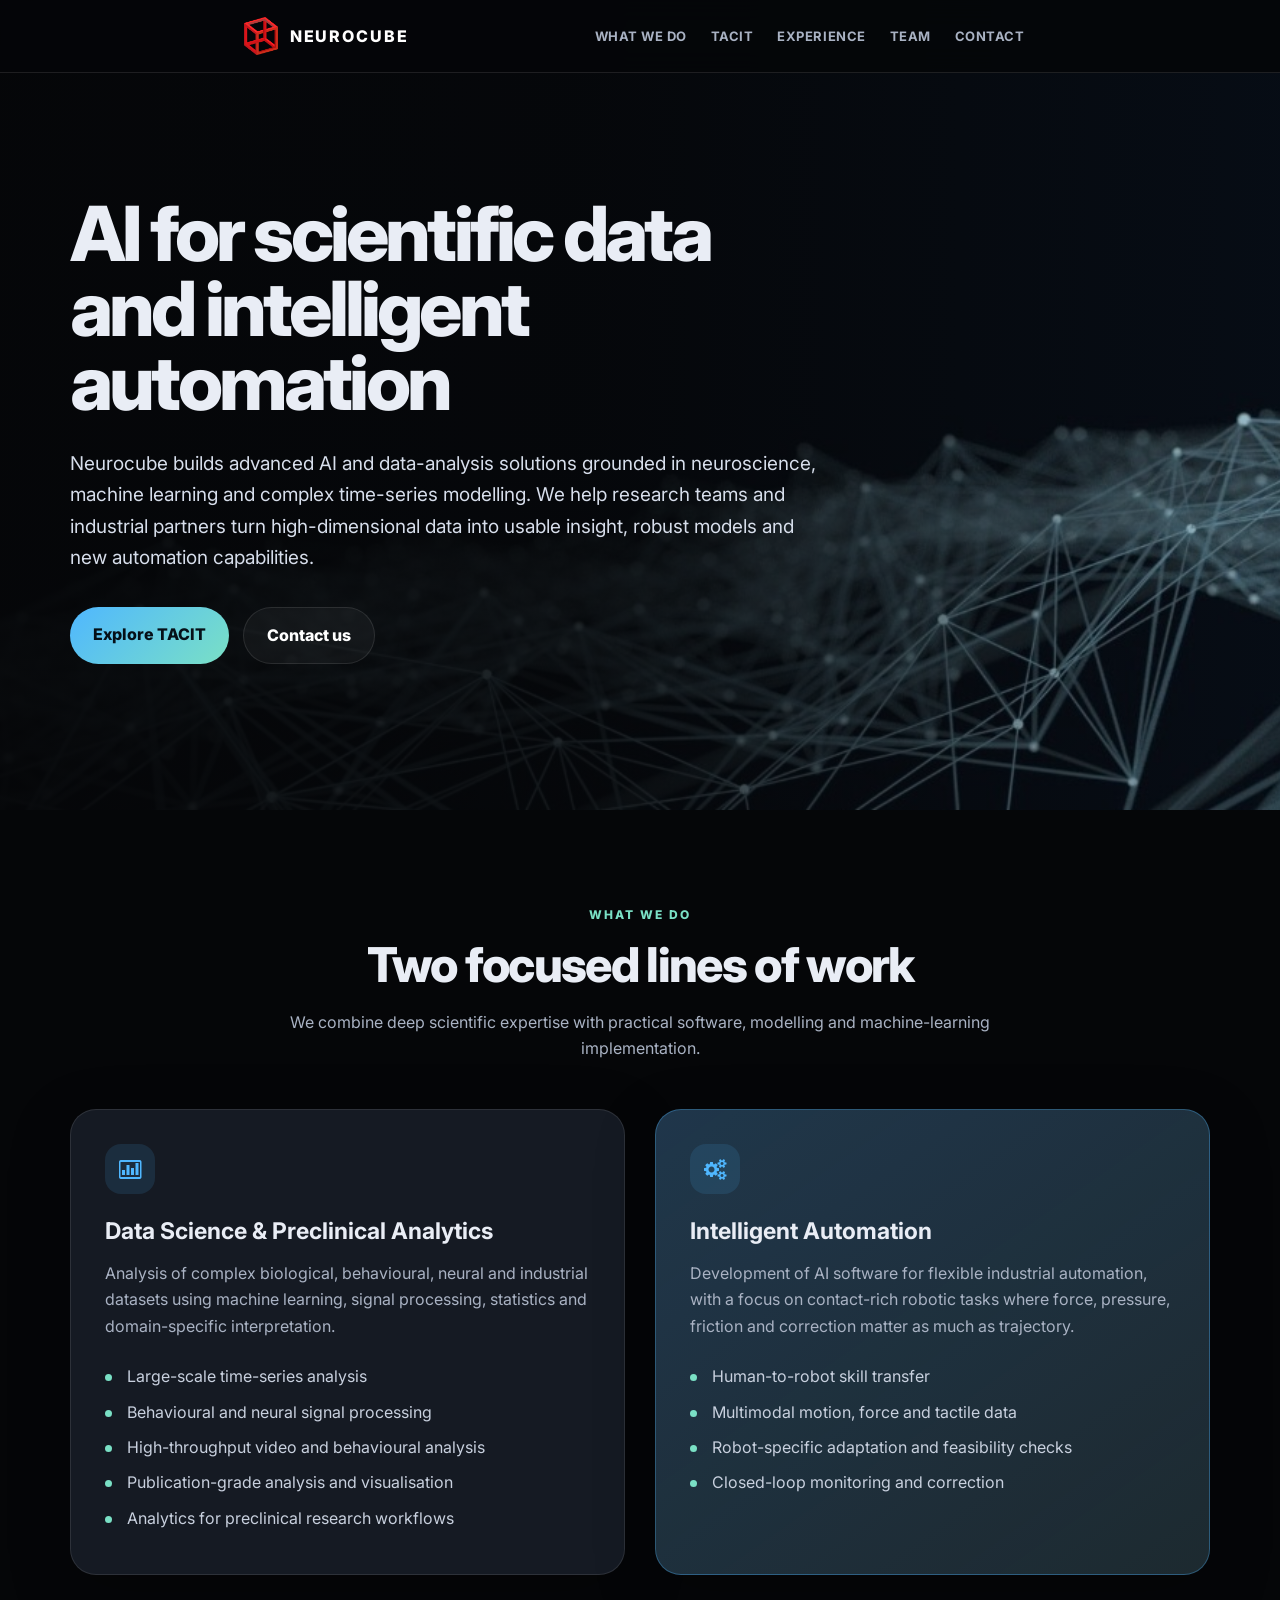
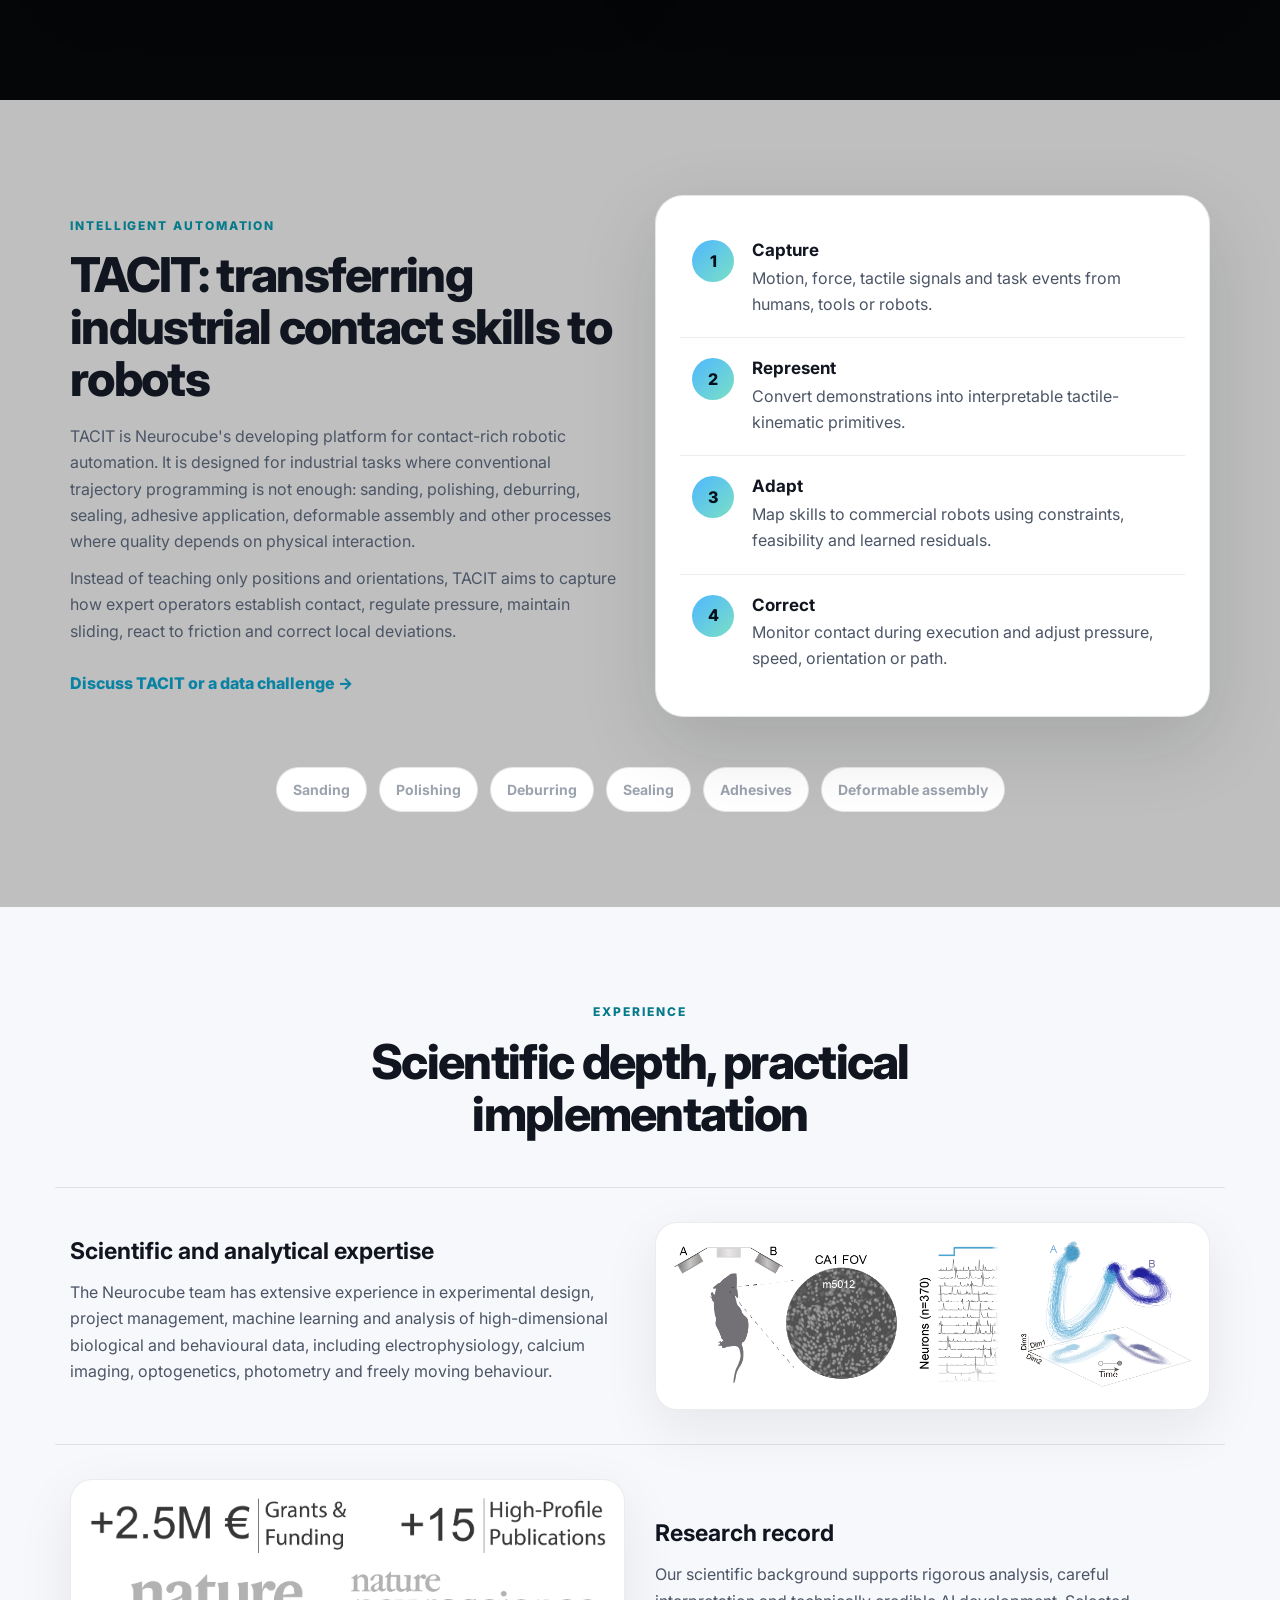
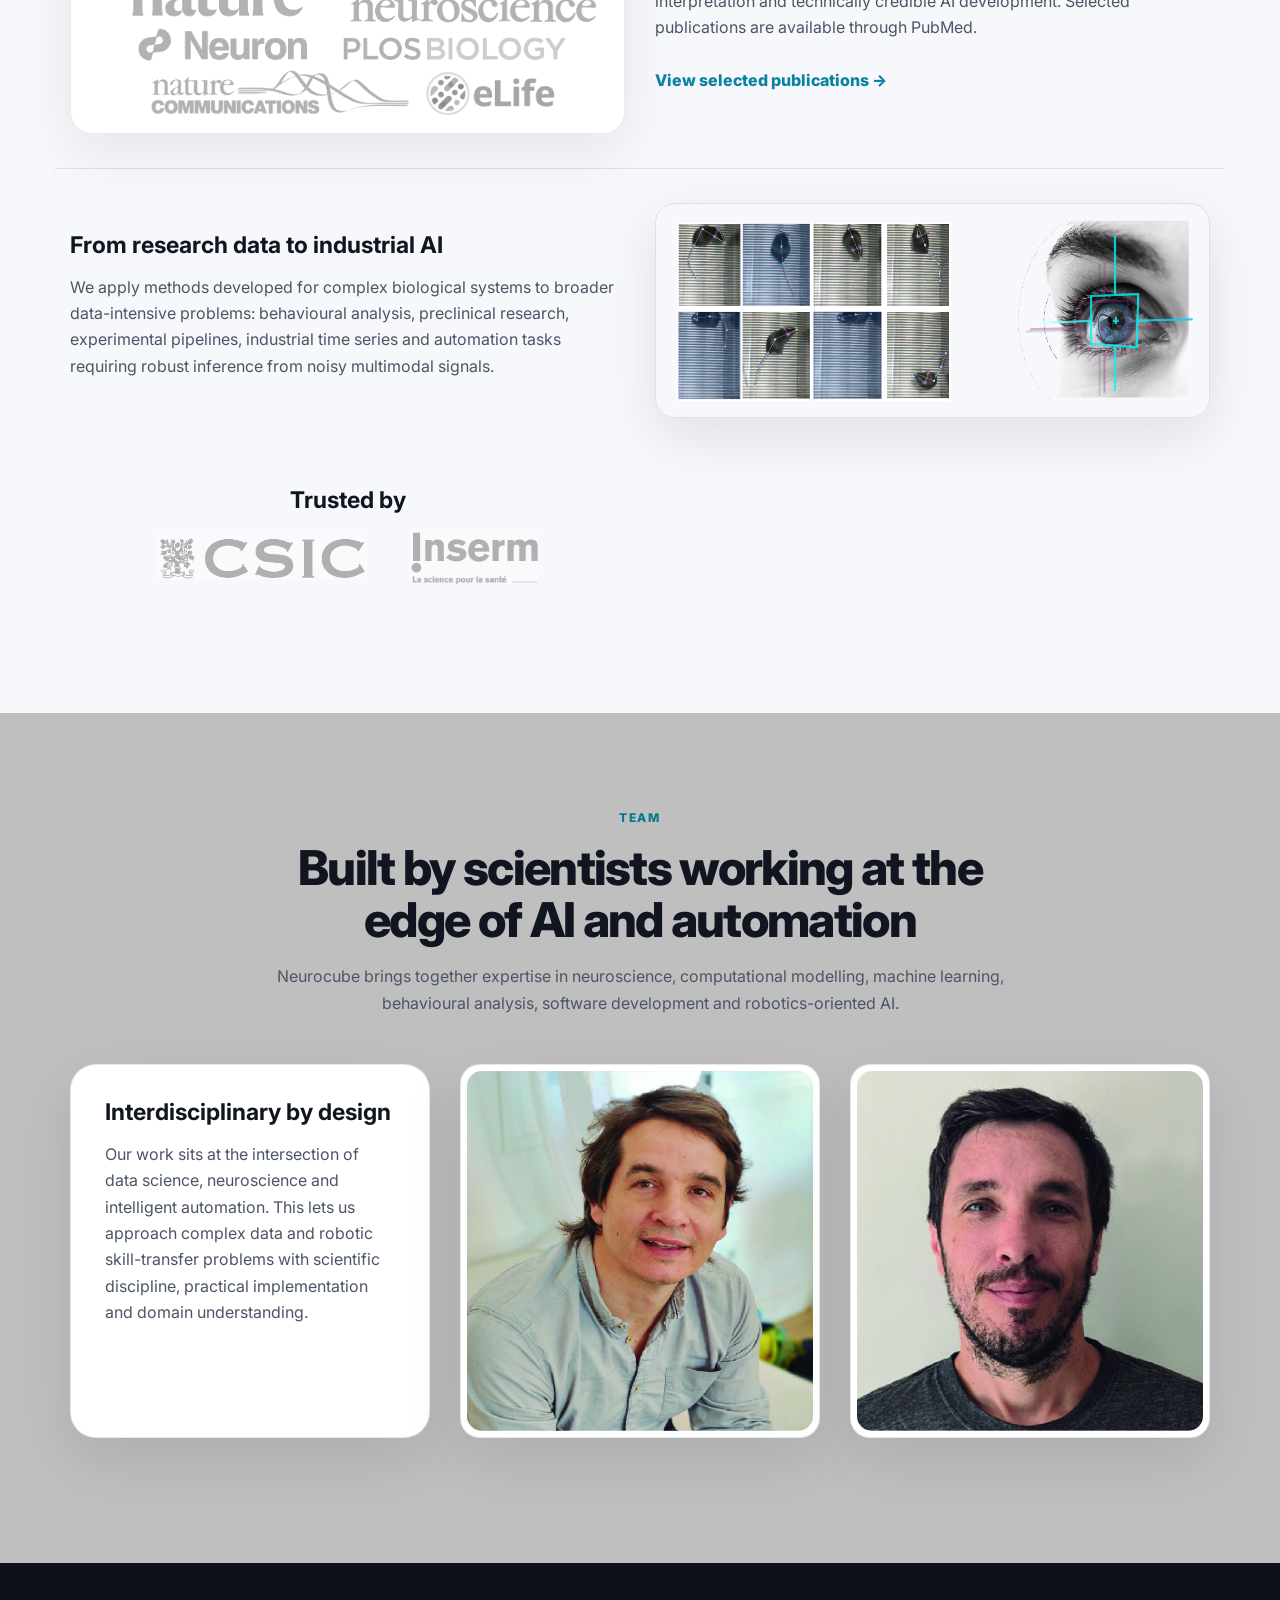
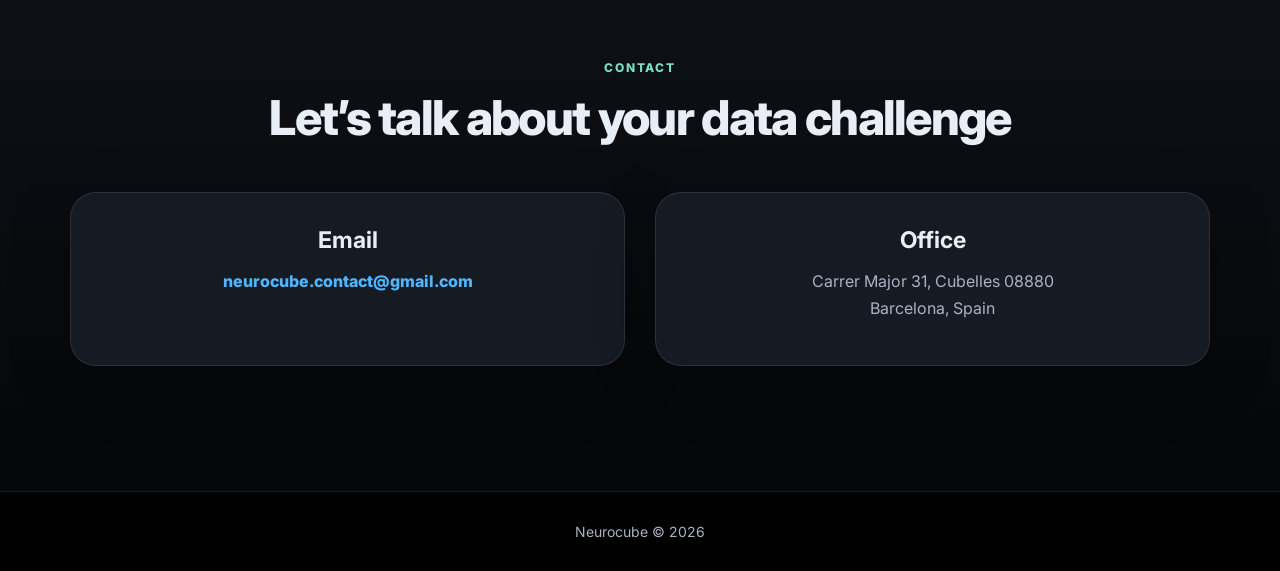
<file: index.html>
<!doctype html>
<html lang="en">
<head>
  <meta charset="utf-8">
  <meta name="viewport" content="width=device-width, initial-scale=1">
  <meta name="description" content="Neurocube develops AI solutions for scientific data analysis and intelligent automation, including TACIT for contact-rich robotic skill transfer.">
  <title>Neurocube | AI, Data Science & Intelligent Automation</title>
  <link rel="icon" href="favicon.png" type="image/png">
  <link href="css/bootstrap.min.css" rel="stylesheet" type="text/css">
  <link href="css/font-awesome.css" rel="stylesheet" type="text/css">
  <link href="css/style.css" rel="stylesheet" type="text/css">
</head>
<body>
  <header class="site-header">
    <div class="container header-inner">
      <a class="brand" href="#home" aria-label="Neurocube home">
        <img src="img/cube.png" alt="Neurocube logo">
        <span>NEUROCUBE</span>
      </a>

      <nav class="navbar navbar-inverse" role="navigation">
        <div class="navbar-header">
          <button type="button" class="navbar-toggle" data-toggle="collapse" data-target="#main-nav">
            <span class="sr-only">Toggle navigation</span>
            <span class="icon-bar"></span>
            <span class="icon-bar"></span>
            <span class="icon-bar"></span>
          </button>
        </div>
        <div id="main-nav" class="collapse navbar-collapse">
          <ul class="nav navbar-nav">
            <li><a href="#services">What we do</a></li>
            <li><a href="#automation">TACIT</a></li>
            <li><a href="#experience">Experience</a></li>
            <li><a href="#team">Team</a></li>
            <li><a href="#contact">Contact</a></li>
          </ul>
        </div>
      </nav>
    </div>
  </header>

  <main>
    <section id="home" class="hero-section">
      <div class="container">
        <div class="row">
          <div class="col-md-8">
            <h1>AI for scientific data and intelligent automation</h1>
            <p class="hero-copy">
              Neurocube builds advanced AI and data-analysis solutions grounded in neuroscience, machine learning and complex time-series modelling. We help research teams and industrial partners turn high-dimensional data into usable insight, robust models and new automation capabilities.
            </p>
            <div class="hero-actions">
              <a href="#automation" class="btn-primary-custom">Explore TACIT</a>
              <a href="#contact" class="btn-secondary-custom">Contact us</a>
            </div>
          </div>
        </div>
      </div>
    </section>

    <section id="services" class="section section-dark">
      <div class="container">
        <div class="section-heading">
          <p class="eyebrow">What we do</p>
          <h2>Two focused lines of work</h2>
          <p>We combine deep scientific expertise with practical software, modelling and machine-learning implementation.</p>
        </div>

        <div class="row cards-row">
          <div class="col-md-6">
            <article class="feature-card">
              <div class="card-icon"><i class="fa fa-bar-chart"></i></div>
              <h3>Data Science & Preclinical Analytics</h3>
              <p>
                Analysis of complex biological, behavioural, neural and industrial datasets using machine learning, signal processing, statistics and domain-specific interpretation.
              </p>
              <ul>
                <li>Large-scale time-series analysis</li>
                <li>Behavioural and neural signal processing</li>
                <li>High-throughput video and behavioural analysis</li>
                <li>Publication-grade analysis and visualisation</li>
                <li>Analytics for preclinical research workflows</li>
              </ul>
            </article>
          </div>

          <div class="col-md-6">
            <article class="feature-card feature-card-accent">
              <div class="card-icon"><i class="fa fa-cogs"></i></div>
              <h3>Intelligent Automation</h3>
              <p>
                Development of AI software for flexible industrial automation, with a focus on contact-rich robotic tasks where force, pressure, friction and correction matter as much as trajectory.
              </p>
              <ul>
                <li>Human-to-robot skill transfer</li>
                <li>Multimodal motion, force and tactile data</li>
                <li>Robot-specific adaptation and feasibility checks</li>
                <li>Closed-loop monitoring and correction</li>
              </ul>
            </article>
          </div>
        </div>
      </div>
    </section>

    <section id="automation" class="section section-light">
      <div class="container">
        <div class="row vertical-align">
          <div class="col-md-6">
            <p class="eyebrow">Intelligent Automation</p>
            <h2>TACIT: transferring industrial contact skills to robots</h2>
            <p>
              TACIT is Neurocube's developing platform for contact-rich robotic automation. It is designed for industrial tasks where conventional trajectory programming is not enough: sanding, polishing, deburring, sealing, adhesive application, deformable assembly and other processes where quality depends on physical interaction.
            </p>
            <p>
              Instead of teaching only positions and orientations, TACIT aims to capture how expert operators establish contact, regulate pressure, maintain sliding, react to friction and correct local deviations.
            </p>
            <a href="#contact" class="inline-link">Discuss TACIT or a data challenge →</a>
          </div>

          <div class="col-md-6">
            <div class="tacit-panel">
              <div class="tacit-step">
                <span>1</span>
                <div>
                  <h4>Capture</h4>
                  <p>Motion, force, tactile signals and task events from humans, tools or robots.</p>
                </div>
              </div>
              <div class="tacit-step">
                <span>2</span>
                <div>
                  <h4>Represent</h4>
                  <p>Convert demonstrations into interpretable tactile-kinematic primitives.</p>
                </div>
              </div>
              <div class="tacit-step">
                <span>3</span>
                <div>
                  <h4>Adapt</h4>
                  <p>Map skills to commercial robots using constraints, feasibility and learned residuals.</p>
                </div>
              </div>
              <div class="tacit-step">
                <span>4</span>
                <div>
                  <h4>Correct</h4>
                  <p>Monitor contact during execution and adjust pressure, speed, orientation or path.</p>
                </div>
              </div>
            </div>
          </div>
        </div>

        <div class="use-case-strip">
          <span>Sanding</span>
          <span>Polishing</span>
          <span>Deburring</span>
          <span>Sealing</span>
          <span>Adhesives</span>
          <span>Deformable assembly</span>
        </div>
      </div>
    </section>

    <section id="experience" class="section experience-section">
      <div class="container">
        <div class="section-heading">
          <p class="eyebrow">Experience</p>
          <h2>Scientific depth, practical implementation</h2>
        </div>

        <div class="row experience-row">
          <div class="col-md-6">
            <h3>Scientific and analytical expertise</h3>
            <p>
              The Neurocube team has extensive experience in experimental design, project management, machine learning and analysis of high-dimensional biological and behavioural data, including electrophysiology, calcium imaging, optogenetics, photometry and freely moving behaviour.
            </p>
          </div>
          <div class="col-md-6">
            <img class="wide-image" src="img/experience.png" alt="Neurocube scientific expertise diagram">
          </div>
        </div>

        <div class="row experience-row">
          <div class="col-md-6 col-md-push-6">
            <h3>Research record</h3>
            <p>
              Our scientific background supports rigorous analysis, careful interpretation and technically credible AI development. Selected publications are available through PubMed.
            </p>
            <a class="inline-link" href="https://pubmed.ncbi.nlm.nih.gov/?term=41501468+or+28329757+or+34262175+or+20364143+or+29398355+or+20613857+or+35879320+or+28826485&sort=date" target="_blank" rel="noopener">View selected publications →</a>
          </div>
          <div class="col-md-6 col-md-pull-6">
            <img class="wide-image" src="img/journals.png" alt="Selected scientific journals">
          </div>
        </div>

        <div class="row experience-row">
          <div class="col-md-6">
            <h3>From research data to industrial AI</h3>
            <p>
              We apply methods developed for complex biological systems to broader data-intensive problems: behavioural analysis, preclinical research, experimental pipelines, industrial time series and automation tasks requiring robust inference from noisy multimodal signals.
            </p>
          </div>
          <div class="col-md-6">
            <img class="showcase-image" src="img/trusted1.png" alt="Video-based tracking and pattern analysis">
          </div>
        </div>

        <div class="row analytics-showcase experience-row">
          <div class="col-md-6">
            <h3 class="trusted-title">Trusted by</h3>
            <div class="trusted-logos">
              <img src="img/trusted-csic.png" alt="CSIC logo">
              <img src="img/trusted-inserm.png" alt="Inserm logo">
            </div>
          </div>
          <div class="col-md-6">
            <!--<img class="wide-image" src="img/trustedFlow.png" alt="Neurocube workflow">-->
          </div
        </div>
      </div>
    </section>

    <section id="team" class="section section-light">
      <div class="container">
        <div class="section-heading">
          <p class="eyebrow">Team</p>
          <h2>Built by scientists working at the edge of AI and automation</h2>
          <p>
            Neurocube brings together expertise in neuroscience, computational modelling, machine learning, behavioural analysis, software development and robotics-oriented AI.
          </p>
        </div>

        <div class="row team-row">
          <div class="col-md-4">
            <div class="team-text-card">
              <h3>Interdisciplinary by design</h3>
              <p>
                Our work sits at the intersection of data science, neuroscience and intelligent automation. This lets us approach complex data and robotic skill-transfer problems with scientific discipline, practical implementation and domain understanding.
              </p>
            </div>
          </div>
          <div class="col-md-4">
            <div class="portrait-card">
              <figure class="portrait-rollover">
                <img class="portrait-main" src="img/teamPJ1.jpg" alt="Neurocube team member">
                <img class="portrait-hover" src="img/teamPJ2.jpg" alt="Neurocube team member alternate portrait">
              </figure>
            </div>
          </div>
          <div class="col-md-4">
            <div class="portrait-card">
              <figure class="portrait-rollover">
                <img class="portrait-main" src="img/teamDJ1.jpg" alt="Neurocube team member">
                <img class="portrait-hover" src="img/teamDJ2.jpg" alt="Neurocube team member alternate portrait">
              </figure>
            </div>
          </div>
        </div>
      </div>
    </section>

    <section id="contact" class="section contact-section">
      <div class="container">
        <div class="section-heading">
          <p class="eyebrow">Contact</p>
          <h2>Let’s talk about your data challenge</h2>
        </div>

        <div class="row contact-cards">
          <div class="col-md-6">
            <div class="contact-card">
              <h3>Email</h3>
              <p><a href="mailto:neurocube.contact@gmail.com">neurocube.contact@gmail.com</a></p>
            </div>
          </div>
          <div class="col-md-6">
            <div class="contact-card">
              <h3>Office</h3>
              <p>Carrer Major 31, Cubelles 08880<br>Barcelona, Spain</p>
            </div>
          </div>
        </div>
      </div>
    </section>
  </main>

  <footer class="site-footer">
    <div class="container">
      <span>Neurocube © 2026</span>
    </div>
  </footer>

  <script src="js/jquery-1.11.0.min.js"></script>
  <script src="js/bootstrap.min.js"></script>
  <script>
    $(function () {
      $('a[href^="#"]').on('click', function (event) {
        var target = $($(this).attr('href'));
        if (target.length) {
          event.preventDefault();
          $('html, body').animate({ scrollTop: target.offset().top - 70 }, 500);
          $('#main-nav').collapse('hide');
        }
      });
    });
  </script>
</body>
</html>
</file>
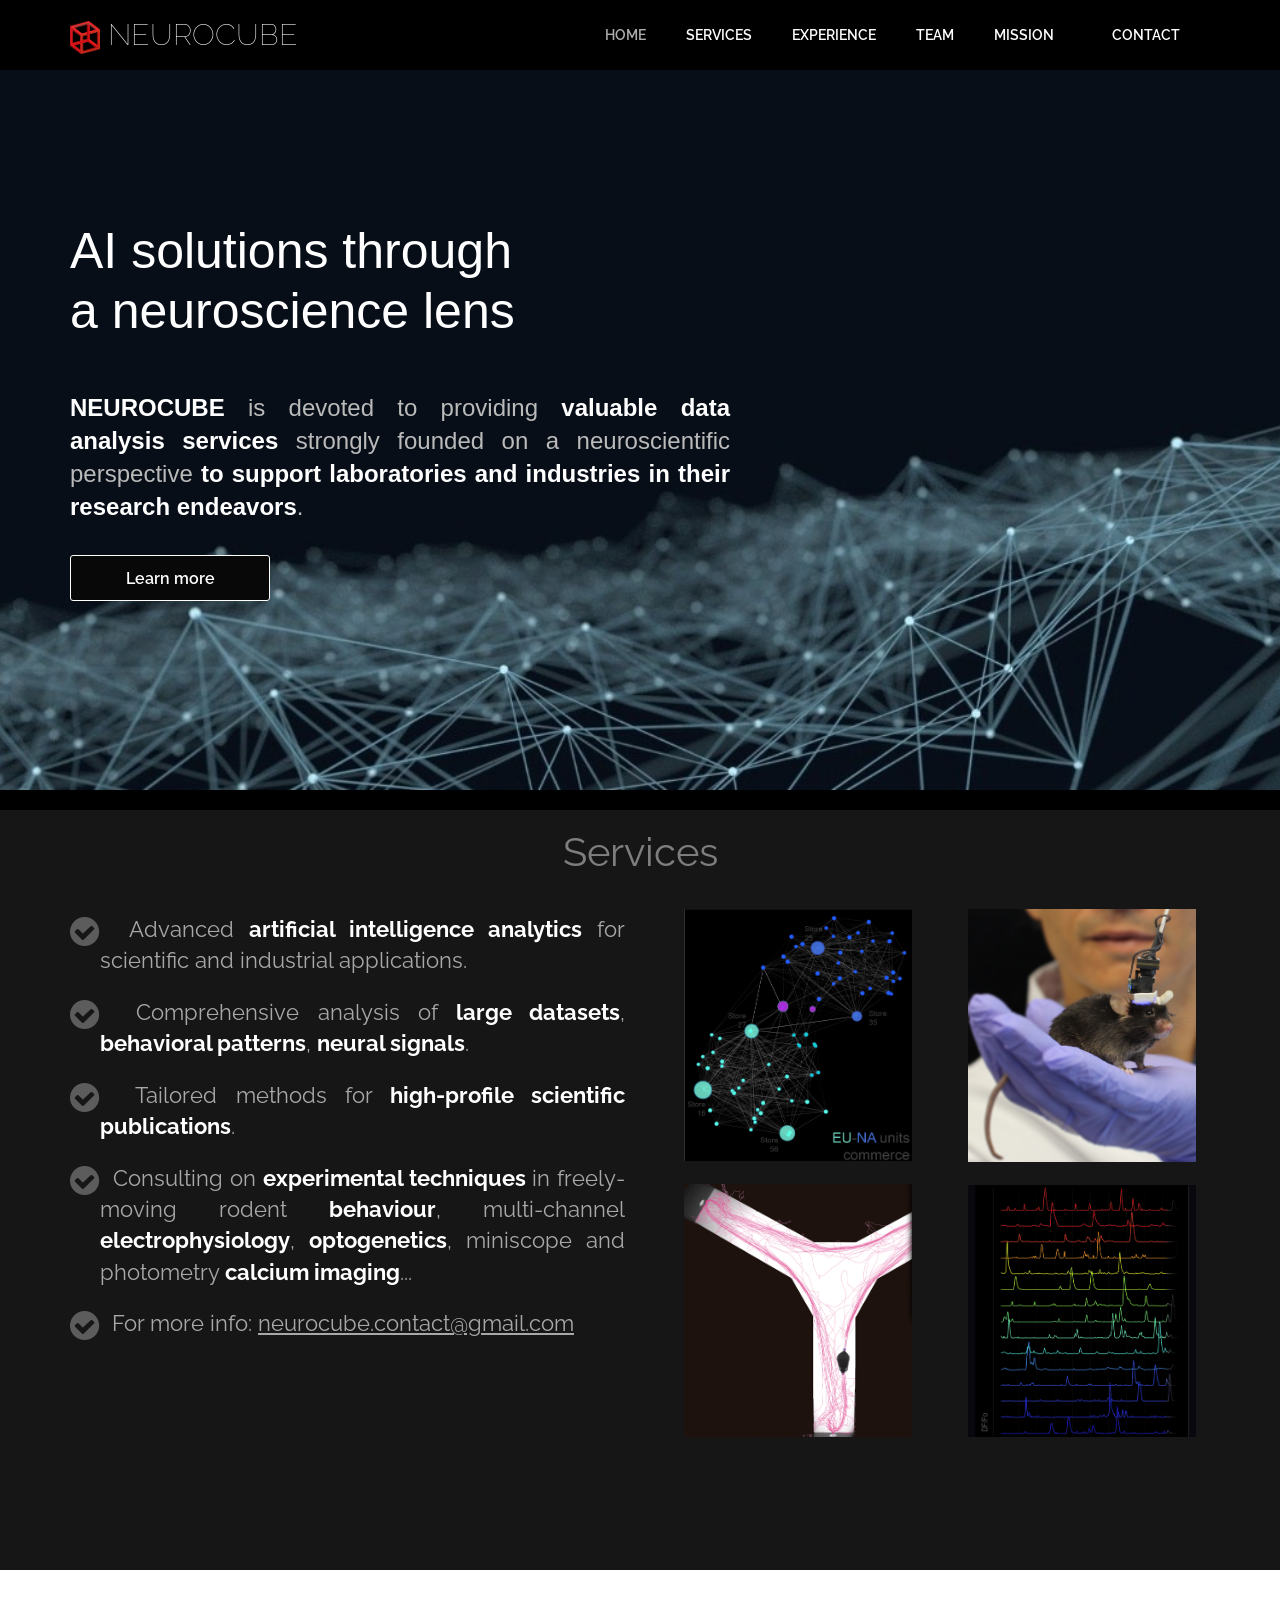
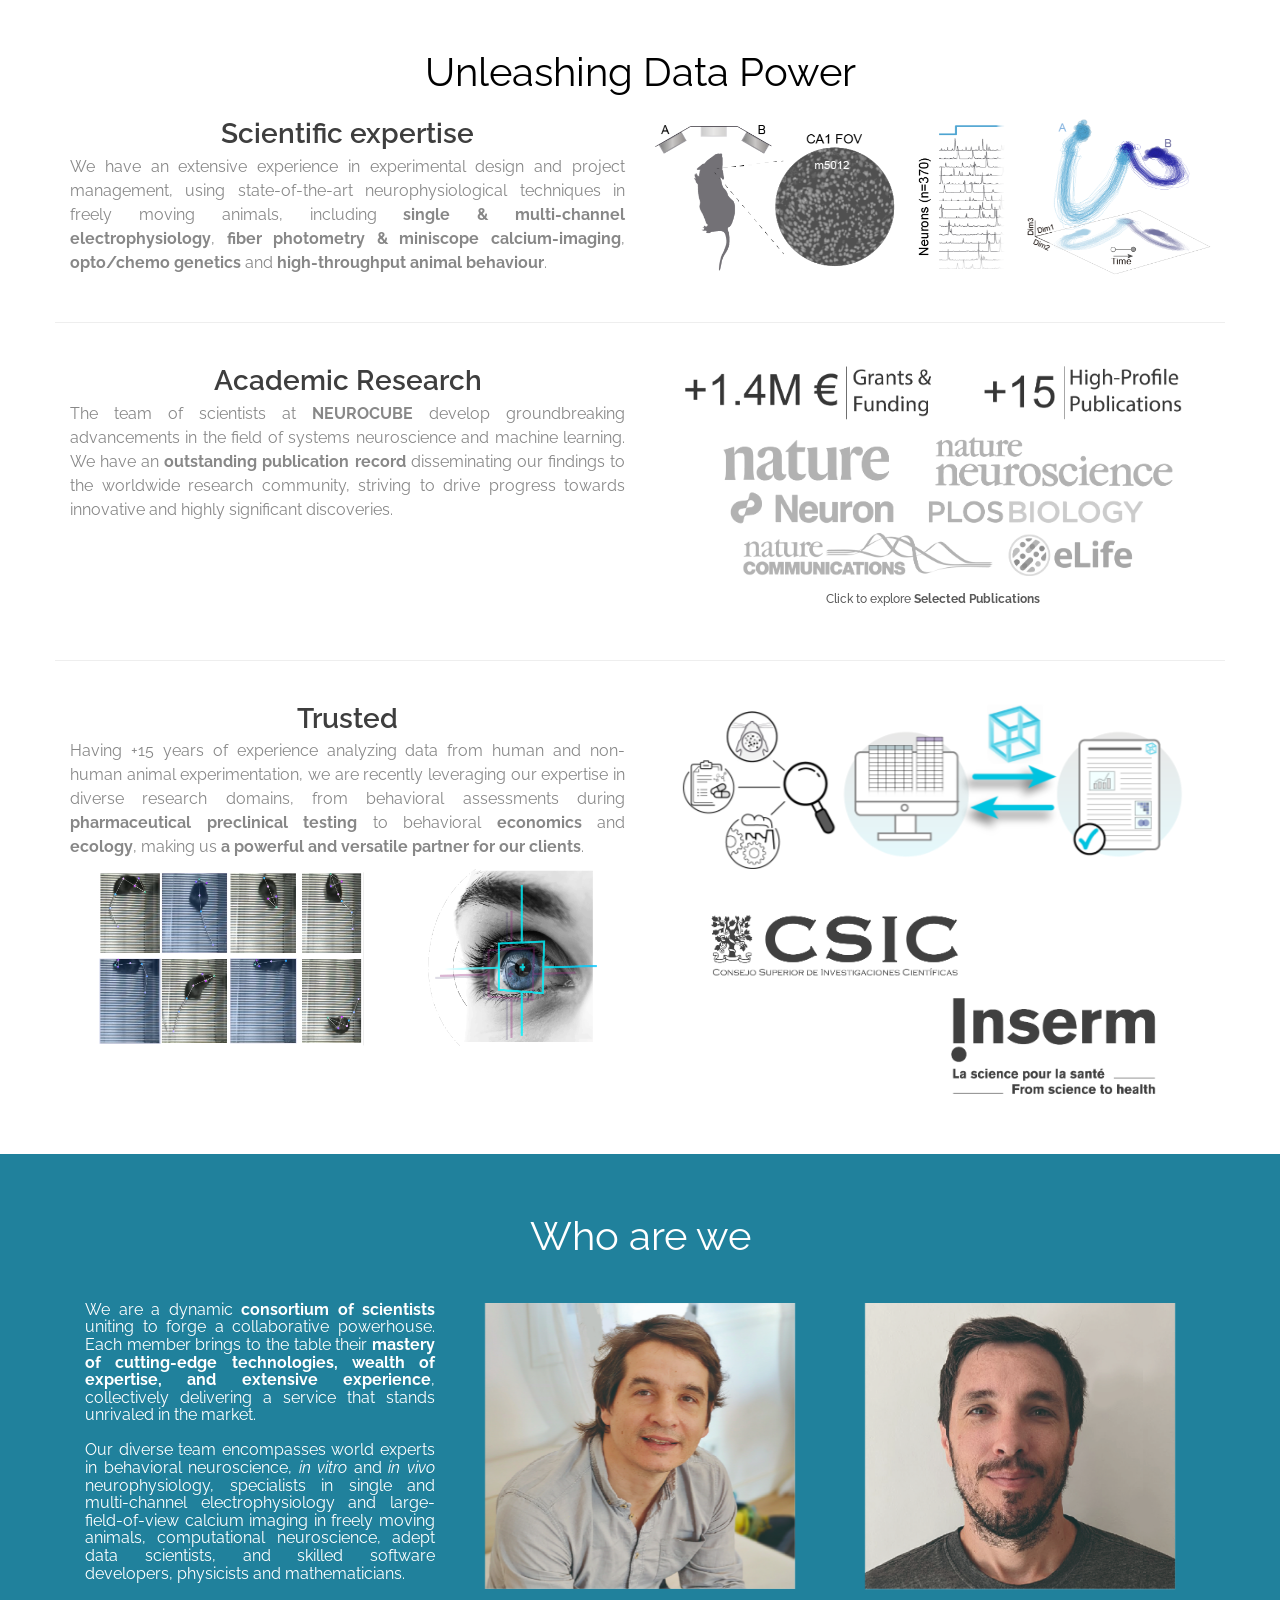
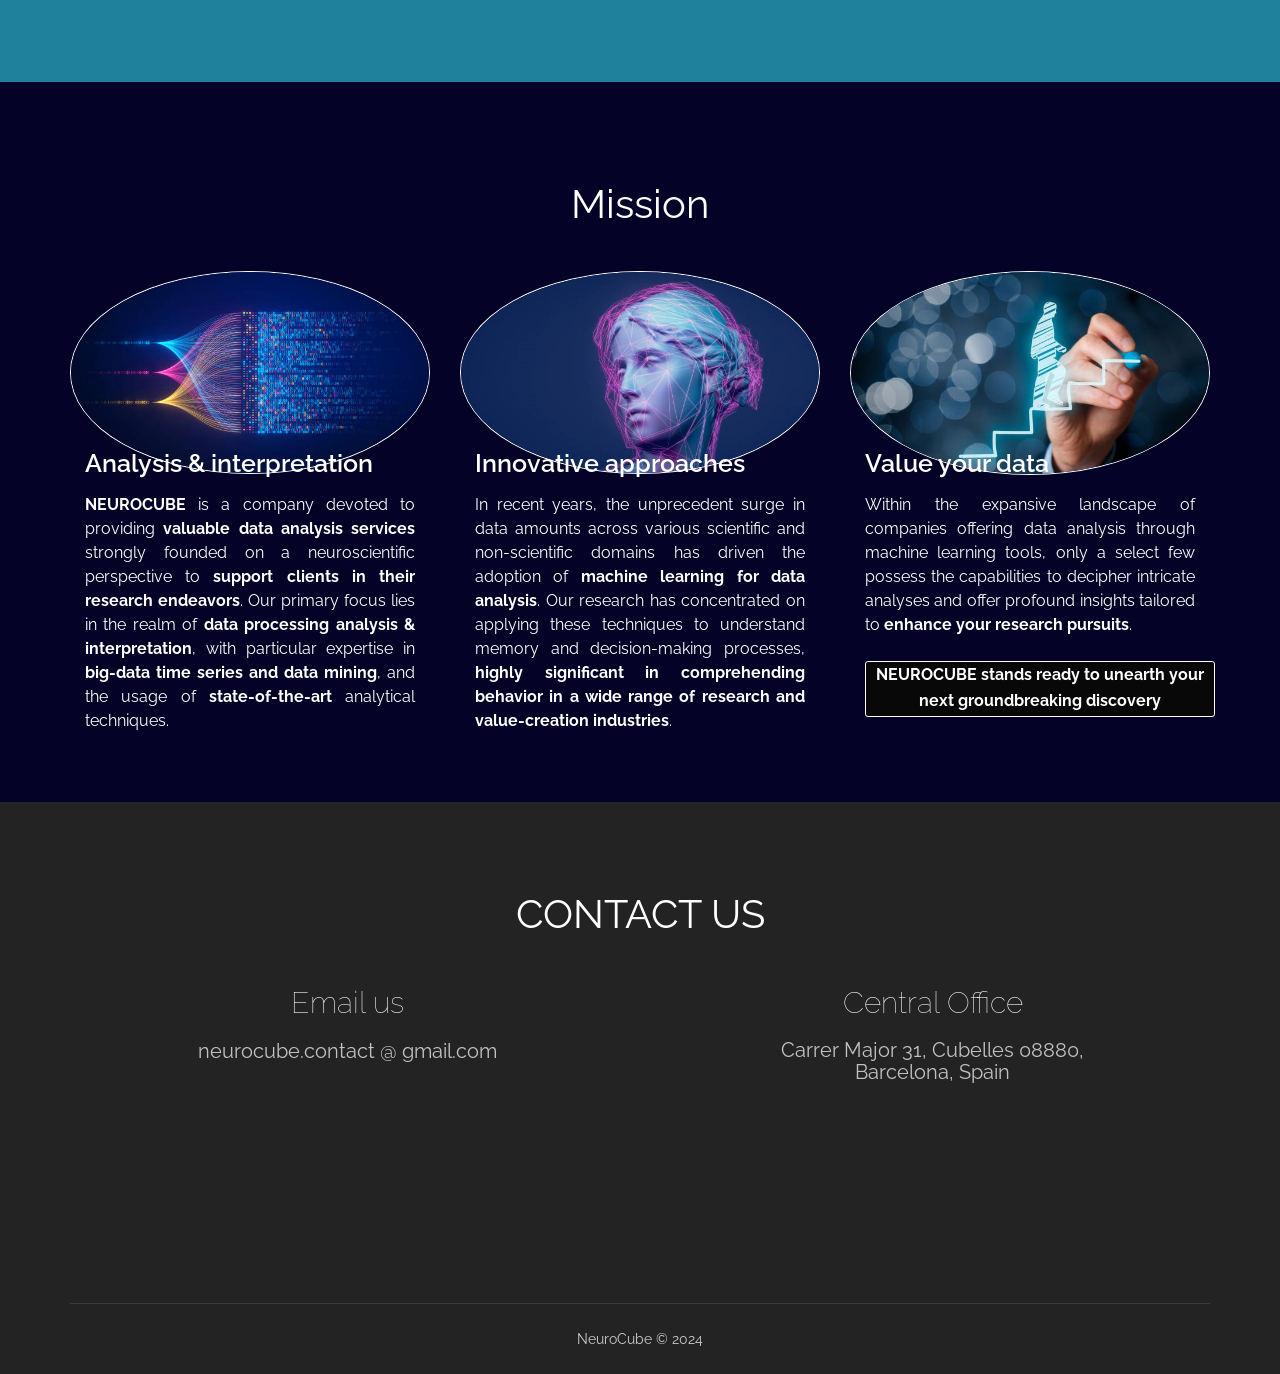
<file: depre1/index.html>
<!doctype html>
<html>
<head>
<meta charset="utf-8">
<meta name="viewport" content="width=device-width, maximum-scale=1">
<title>NEUROCUBE</title>
<link rel="icon" href="favicon.png" type="image/png">
<link href="css/bootstrap.min.css" rel="stylesheet" type="text/css">
<link rel="stylesheet" href="js/fancybox/jquery.fancybox.css" type="text/css" media="screen" />
<link href="css/style.css" rel="stylesheet" type="text/css"> 
<link href="css/font-awesome.css" rel="stylesheet" type="text/css"> 
<link href="css/animate.css" rel="stylesheet" type="text/css">
<script src="https://scripts.sirv.com/sirvjs/v3/sirv.js"></script>
      
 
<!--[if lt IE 9]>
    <script src="js/respond-1.1.0.min.js"></script>
    <script src="js/html5shiv.js"></script>
    <script src="js/html5element.js"></script>
<![endif]-->
 
</head>
<body>

<!--Header_section-->
<header id="header_wrapper">
  <div class="container">
    <div class="header_box">
      <div class="logo">
        <!-- <a href="#"><img src="img/logo.jpg" alt="logo" width="30"> </a>  -->
        <a href="#"><h4><img src="img/cube.png" alt="logo" width="30"> NEUROCUBE</h4></a>
      </div> 
      
	  <nav class="navbar navbar-inverse" role="navigation">
      <div class="navbar-header">
        <button type="button" id="nav-toggle" class="navbar-toggle" data-toggle="collapse" data-target="#main-nav"> <span class="sr-only">Toggle navigation</span> <span class="icon-bar"></span> <span class="icon-bar"></span> <span class="icon-bar"></span> </button>
        </div>
	    <div id="main-nav" class="collapse navbar-collapse navStyle">
			<ul class="nav navbar-nav" id="mainNav">
			  <li class="active"><a href="#home" data-toggle="collapse" data-target="#main-nav">Home</a></li>
        <li><a href="#services" class="scroll-link" data-toggle="collapse" data-target="#main-nav">Services</a></li>
			  <li><a href="#experience" class="scroll-link" data-toggle="collapse" data-target="#main-nav">Experience</a></li>
			  <li><a href="#team" class="scroll-link" data-toggle="collapse" data-target="#main-nav">Team</a></li>
        <li><a href="#mission" class="scroll-link" data-toggle="collapse" data-target="#main-nav">Mission</a></li>
			  <li><a href="#contact" class="scroll-link" data-toggle="collapse" data-target="#main-nav">Contact</a></li>
			</ul>
      </div>
	 </nav>
    </div>
  </div>
</header>
<!--Header_section--> 

<!--Hero_Section-->
<section id="home" class="top_cont_outer">
  <div class="hero_wrapper">
    <div class="container">
      <div class="hero_section">
        <div class="row">
          <div class="col-md-8">
            <div class="top_left_cont fadeInLeft wow animated delay-06s "> 
			  <h2>AI solutions through <br>a neuroscience lens</h2><br> <br>
              <!--<h2>Explore data through<br>a neuroscience lens</h2><br> <br>-->
              <p style="width: 88%;"><span style="color: rgb(255, 255, 255);"><b>NEUROCUBE</b></span> is devoted to providing <span style="color: rgb(255, 255, 255);"><b>valuable data analysis services</b></span> 
                strongly founded on a neuroscientific perspective <span style="color: rgb(255, 255, 255);"><b>to support laboratories and industries in their research endeavors</b></span>.
              </p>
            </div>
            <div class="top_left_cont fadeInDown delay-15s wow animated"> 
              <a href="#experience" class="scroll-link read_more2" data-target="#main-nav">Learn more</a> 
            </div>
          </div> 
        </div>
      </div>
    </div>
  </div>
</section>
<!--Hero_Section--> 

<!--services section--> 
<br>
<section id="services">
  <br>
  <div class="inner_wrapper experience-container fadeInLeft animated wow">
    <h2>Services</h2>
    <div class="container">
      <div class="inner_section">
      <div class="row">
              <div class="col-lg-12 services">
                <div class="row">
                  <div class="col-md-6 wow fadeInLeft delay-03s">
                    
                    <ul class="services-list">
                      <li class="points"> &nbsp; Advanced <span style="color: rgb(255, 255, 255);"><b>artificial intelligence analytics</b></span> for scientific and industrial applications.</li>
                      <li class="points"> &nbsp; Comprehensive analysis of <span style="color: rgb(255, 255, 255);"><b>large datasets</b></span>, <span style="color: rgb(255, 255, 255);"><b>behavioral patterns</b></span>, <span style="color: rgb(255, 255, 255);"><b>neural signals</b></span>.</li>
                      <li class="points"> &nbsp; Tailored methods for <span style="color: rgb(255, 255, 255);"><b>high-profile scientific publications</b></span>.</li>
                      <!--<li class="points"> &nbsp; Technical review services for <span style="color: rgb(255, 255, 255);"><b>grant applications</b></span>.</li>-->
                      <li class="points"> &nbsp; Consulting on <span style="color: rgb(255, 255, 255);"><b>experimental techniques</b></span> in freely-moving rodent <span style="color: rgb(255, 255, 255);"><b>behaviour</b></span>, multi-channel <span style="color: rgb(255, 255, 255);"><b>electrophysiology</b></span>, <span style="color: rgb(255, 255, 255);"><b>optogenetics</b></span>, miniscope and photometry <span style="color: rgb(255, 255, 255);"><b>calcium imaging</b></span>...</li>
                      <!--<li class="points">Training in electrophysiology, calcium imaging, and optogenetics techniques.</li>
                      <li class="points">Hands-on experimental workshops on behavioral experiment design and testing.</li>
                      <li class="points">Training in techniques for analyzing and processing animal data behavior.</li>
                      <li class="points">Training on the methods for processing and analyzing neural data.</li>-->

                      <li class="points"> &nbsp; For more info: <u>neurocube.contact@gmail.com</u></li>
                      
                      <!--<li class="points"><b>Platform for drug-discovery</b>: <i>in vivo</i> neurophyisiological and behavioral testing.</li>-->
                    </ul>

                  </div>
                  <div class="row">
                    <div class="col-md-6 wow fadeIn delay-03s">
                      <h4><img src="img/Ser1.jpg" width=40% alt="" /> &nbsp; &nbsp; &nbsp;   <img src="img/Ser2.jpg" width=40% alt="" /></h4> 
                      <br>
                      <h4><img src="img/Ser3.jpg" width=40% alt="" /> &nbsp; &nbsp; &nbsp;   <img src="img/Ser4.jpg" width=40% alt="" /></h4> 
                  </div>
              </div>
            </div>
      </div>
    </div> 
  </div>
</section>
<!--services section--> 

<!--experience section--> 
<section id="experience">
  <br>
  <div class="inner_wrapper experience-container fadeInLeft animated wow">
    <h2>Unleashing Data Power</h2>
    <div class="container">
      <div class="inner_section">
      <div class="row">
              <div class="col-lg-12">
                <div class="row">
                  <div class="col-md-6 wow fadeInLeft delay-03s">
                  <h3>Scientific expertise</h3>
                    <p>
                      We have an extensive experience in experimental design and project management, using state-of-the-art neurophysiological techniques in freely moving animals, including <b>single & multi-channel electrophysiology</b>, 
                    <b>fiber photometry & miniscope calcium-imaging</b>, <b>opto/chemo genetics</b> and <b>high-throughput animal behaviour</b>.    
                    </p>
                  </div>
                  <div class="col-md-6 wow fadeInLeft delay-03s">
                    <h4><img src="img/experience.png" width=100% alt="" /></h4> 
                  </div>
                </div>
                <br>
                <div class="row">
                  <hr />
                  <br>
                  <div class="col-md-6 wow fadeInLeft delay-03s">
                    <h3> Academic Research </h3>
                    <p>
                      The team of scientists at <b>NEUROCUBE</b> develop groundbreaking advancements in the field of systems neuroscience and machine learning. 
                      We have an <b>outstanding publication record</b> disseminating our findings to the worldwide research community, striving to drive progress towards innovative and highly significant discoveries.
                    </p>
                  </div>
                  <div class="col-md-6 wow fadeInLeft delay-03s"> 
                      
                    <h3>
                      <a href="http://pubmed.ncbi.nlm.nih.gov/?term=28329757+or+34262175+or+20364143+or+29398355+or+20613857+or+35879320+or+28826485&sort=date" target=”_blank” title="Selected publications">
                        <img src="img/journals.png" width=90% alt="" /></a>
                    </h3>
                    <h5>Click to explore <b>Selected Publications</b></h5>
                    
                  </div>
                </div>
                <br>
                <div class="row">
                  <hr />
                  <br>
                  <div class="col-md-6 wow fadeInLeft delay-03s">
                    <h3>Trusted</h3>
                    <p>
                      Having +15 years of experience analyzing data from human and non-human animal experimentation, 
                      we are recently leveraging our expertise in diverse research domains, 
                      from behavioral assessments during <b>pharmaceutical preclinical testing</b> to behavioral <b>economics</b> and <b>ecology</b>, 
                      making us <b>a powerful and versatile partner for our clients</b>.<br>
                    </p> 
                 </div>
                 <div class="col-md-6 wow fadeInLeft delay-03s">
                  <h4><img src="img/trustedFlow.png" width=90% alt="" /></h4>
                 </div>
                </div>
                <div class="row ">
                  <div class="col-md-6 wow fadeInLeft delay-03s"><h4><img src="img/trusted1.png" width=90% alt="" /></h4></div>
                  <br><br>
                  <div class="col-md-6 wow fadeInLeft delay-03s"><h4><img src="img/trusted.png" width=80% alt="" /></h4></div>
                </div>
                
                  
              </div>
            </div>
        
      </div>
    </div> 
  </div>
</section>
<!--experience section--> 

<!--main-section team-start-->
<section class="page_section team" id="team">
  <div class="container wow fadeIn delay-06s">
    <h2>Who are we</h2>
    <div class="col-lg-4">

      <h3>
      <bR>
      We are a dynamic <b>consortium of scientists</b> uniting to forge a collaborative powerhouse. 
      Each member brings to the table their <b>mastery of cutting-edge technologies, wealth of expertise, and extensive experience</b>, 
      collectively delivering a service that stands unrivaled in the market. <br><br>
      
      Our diverse team encompasses world experts in behavioral neuroscience, <i>in vitro</i> and <i>in vivo</i> neurophysiology, 
      specialists in single and multi-channel electrophysiology and large-field-of-view calcium imaging in freely moving animals, 
      computational neuroscience, adept data scientists, and skilled software developers, physicists and mathematicians.
    </h3>
      <!-- we should state also that we work with large multidimensional data -->

    </div>
    <div class="col-lg-4">
      <div class="team_box  wow fadeIn delay-09s">
        <div class="figure">
          <img class="Sirv image-main" width="60%" src="img/teamPJ1.jpg?w=10&colorize.color=efefef" data-src="img/teamPJ1.jpg">
          <img class="Sirv image-hover" width="60%" data-src="img/teamPJ2.jpg">
        </div>
      </div>
    </div>
    <div class="col-lg-4">
      <div class="team_box  wow fadeIn delay-09s">
        <div class="figure">
          <img class="Sirv image-main" width="60%" src="img/teamDJ1.jpg?w=10&colorize.color=efefef" data-src="img/teamDJ1.jpg">
          <img class="Sirv image-hover" width="60%" data-src="img/teamDJ2.jpg">
        </div>
      </div>
    </div>
  </div>
</section>
<!--/team-->

<!--mission-->
<section  id="mission">
  <div class="container">
    <div class="mission_wrapper">
      <h2>Mission</h2>
      <br>
      <div class="row">
        <div class="col-lg-4">
		<div class="mission_icon delay-03s animated wow  zoomIn"> 
		<span><img src="img/1.jpg" alt="" /> </span> </div>
          <div class="mission_block">
            
            <h3 class="animated fadeInUp wow">Analysis & interpretation</h3>
            <p class="animated fadeInDown wow">
              <b>NEUROCUBE</b> is a company devoted to providing <b>valuable data analysis services</b> strongly founded on a neuroscientific perspective to <b>support clients in their research endeavors</b>. 
              Our primary focus lies in the realm of <b>data processing analysis & interpretation</b>, with particular expertise in <b>big-data time series and data mining</b>, and the usage of <b>state-of-the-art</b> analytical techniques. 
              </p>
          </div>
        </div>
        <div class="col-lg-4"> 
		<div class="mission_icon icon2  delay-03s animated wow zoomIn"> 
		<span><img src="img/2.jpg" alt="" /> </span> </div> 
		<div class="mission_block">
            <h3 class="animated fadeInUp wow">Innovative approaches</h3>
            <p class="animated fadeInDown wow">In recent years, the unprecedent surge in data amounts across various scientific and non-scientific domains has driven the adoption of <b>machine learning for data analysis</b>. Our research has concentrated on applying these techniques to understand memory and decision-making processes, <b>highly significant in comprehending behavior in a wide range of research and value-creation industries</b>.  </p>
          </div>
        </div>
        <div class="col-lg-4">
		<div class="mission_icon icon3  delay-03s animated wow zoomIn"> 
		<span><img src="img/3.jpg" alt="" /> </span> </div>
          <div class="mission_block">
            
            <h3 class="animated fadeInUp wow">Value your data</h3>
            <p class="animated fadeInDown wow">Within the expansive landscape of companies offering data analysis through machine learning tools, only a select few possess the capabilities to decipher intricate analyses and offer profound insights tailored to <b>enhance your research pursuits</b>.<br>
              <br><a href="#contact" class="scroll-link read_more3"> <b>NEUROCUBE stands ready to unearth your next groundbreaking discovery</b></a> </p>
          </div>
        </div>
      </div> 
      <div class="mission_bottom delay-03s animated wow zoomIn">
        <p>
        </p>
    </div>
    </div>
  </div>
</section>
<!--mission-->


<!--Footer-->
<footer class="footer_wrapper" id="contact">
  <div class="container">
    <section class="page_section contact" id="contact">
      <div class="contact_section">
        <div class="row">
          <h2>Contact Us</h2>
        </div>
        
        <div class="row">
          <div class="col-lg-6 wow fadeInLeft delay-03s">	
            <div class="detail">
              <h4>Email us</h4>
              <br>
                <p align="center"><h6><p align="center">neurocube.contact @ gmail.com</h6></p>
            </div>
          </div>
          <div class="col-lg-6 wow fadeInLeft delay-06s">	
            <div class="detail">
              <h4>Central Office</h4>
              <br>
                <p align="center"><h6>Carrer Major 31, Cubelles 08880, <br>Barcelona, Spain</h6></p>
            </div> 
          </div>
       		  
			  </div>
        
      </div>
    </section>
  </div>
  <div class="container">
    <div class="footer_bottom"><span>NeuroCube © 2024 </span> </div>
  </div>
</footer>


<script type="text/javascript" src="js/jquery-1.11.0.min.js"></script>
<script type="text/javascript" src="js/bootstrap.min.js"></script>
<script type="text/javascript" src="js/jquery-scrolltofixed.js"></script>
<script type="text/javascript" src="js/jquery.nav.js"></script> 
<script type="text/javascript" src="js/jquery.easing.1.3.js"></script>
<script type="text/javascript" src="js/jquery.isotope.js"></script>
<script src="js/fancybox/jquery.fancybox.pack.js" type="text/javascript"></script> 
<script type="text/javascript" src="js/wow.js"></script> 
<script type="text/javascript" src="js/custom.js"></script>

</body>
</html>
</file>
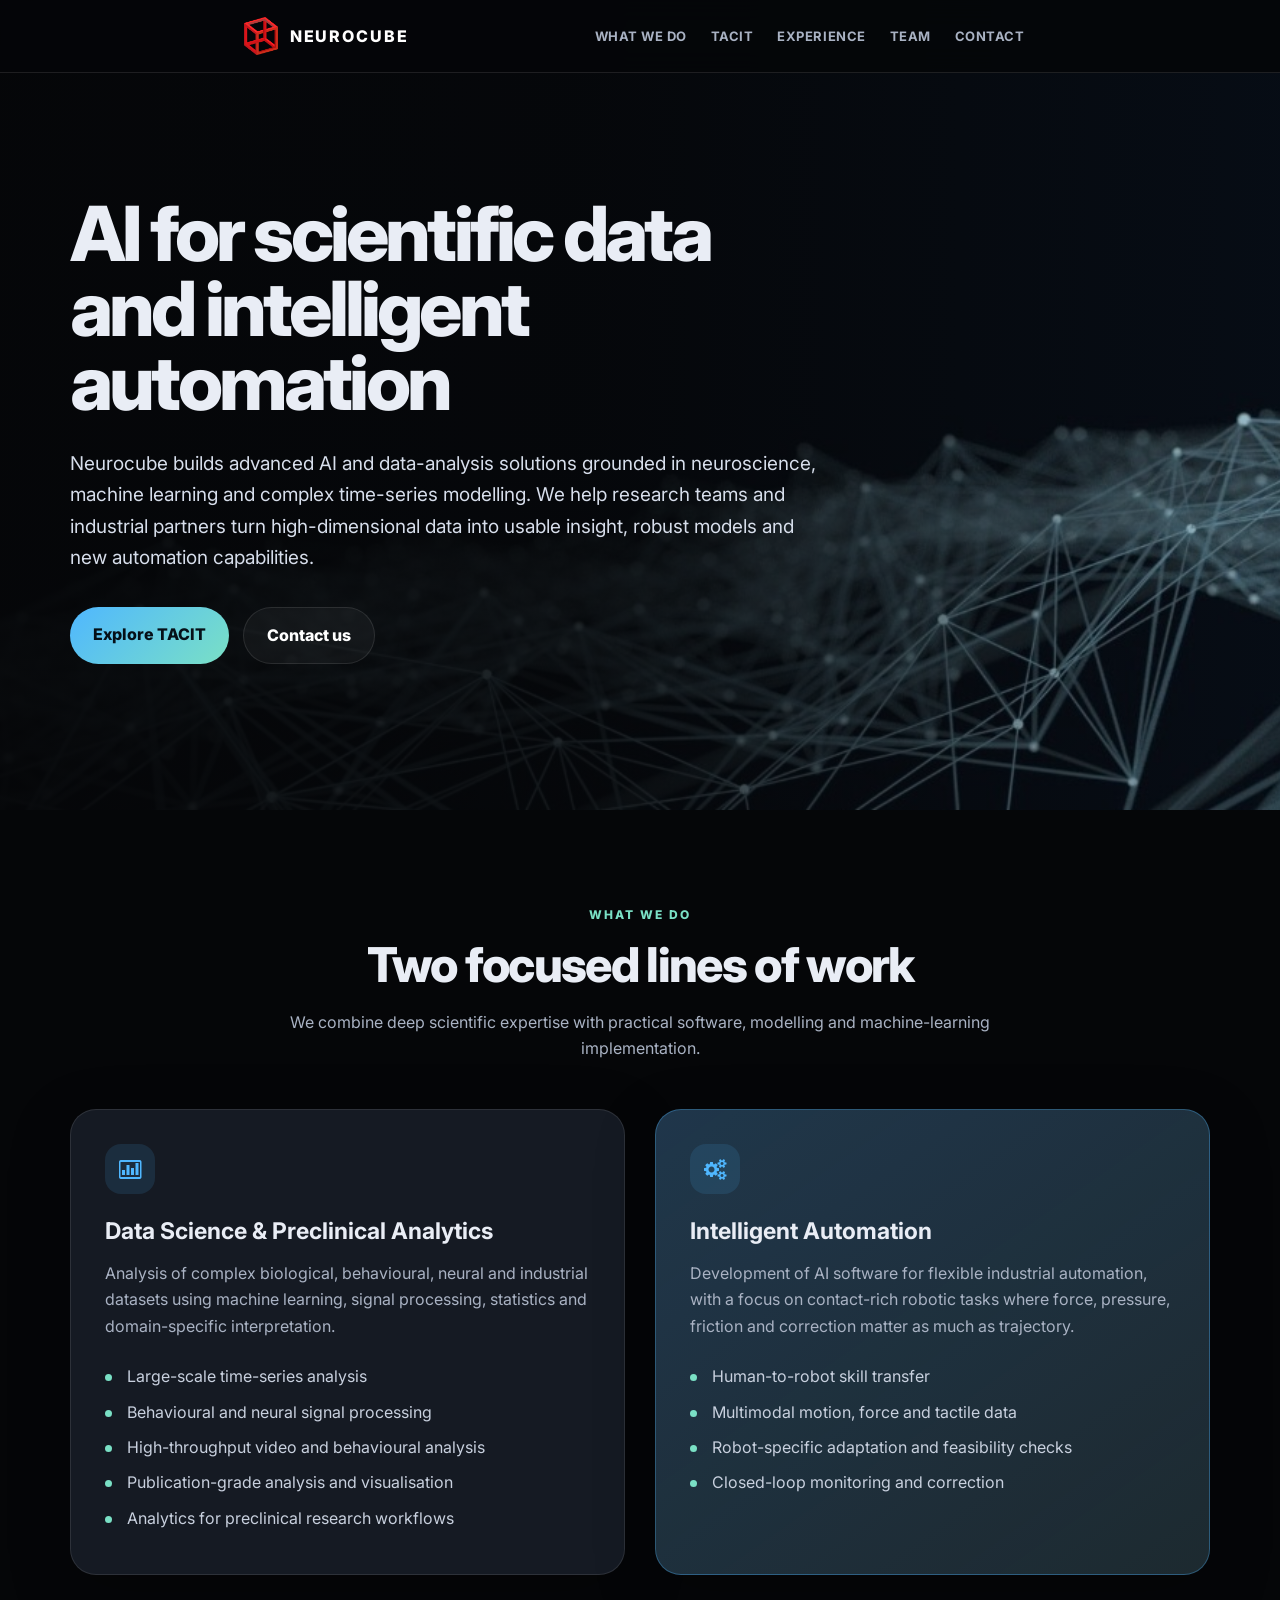
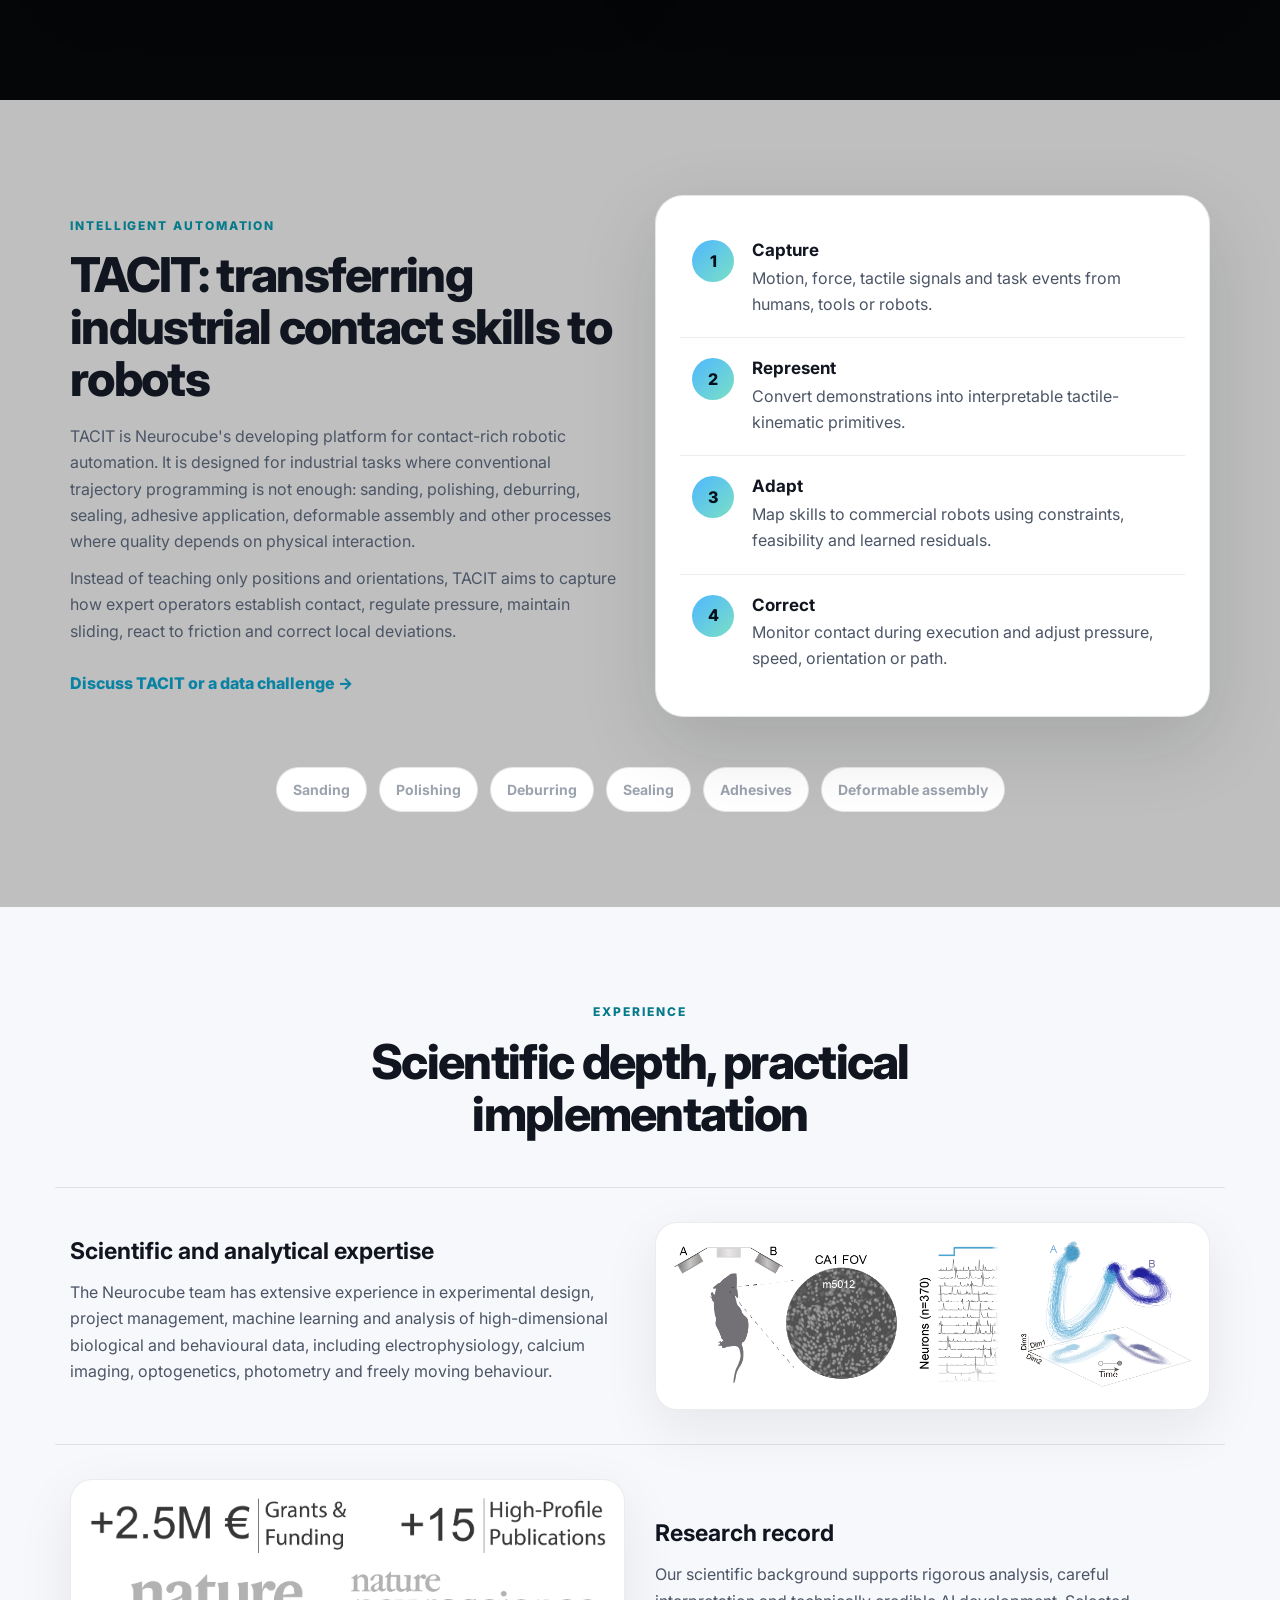
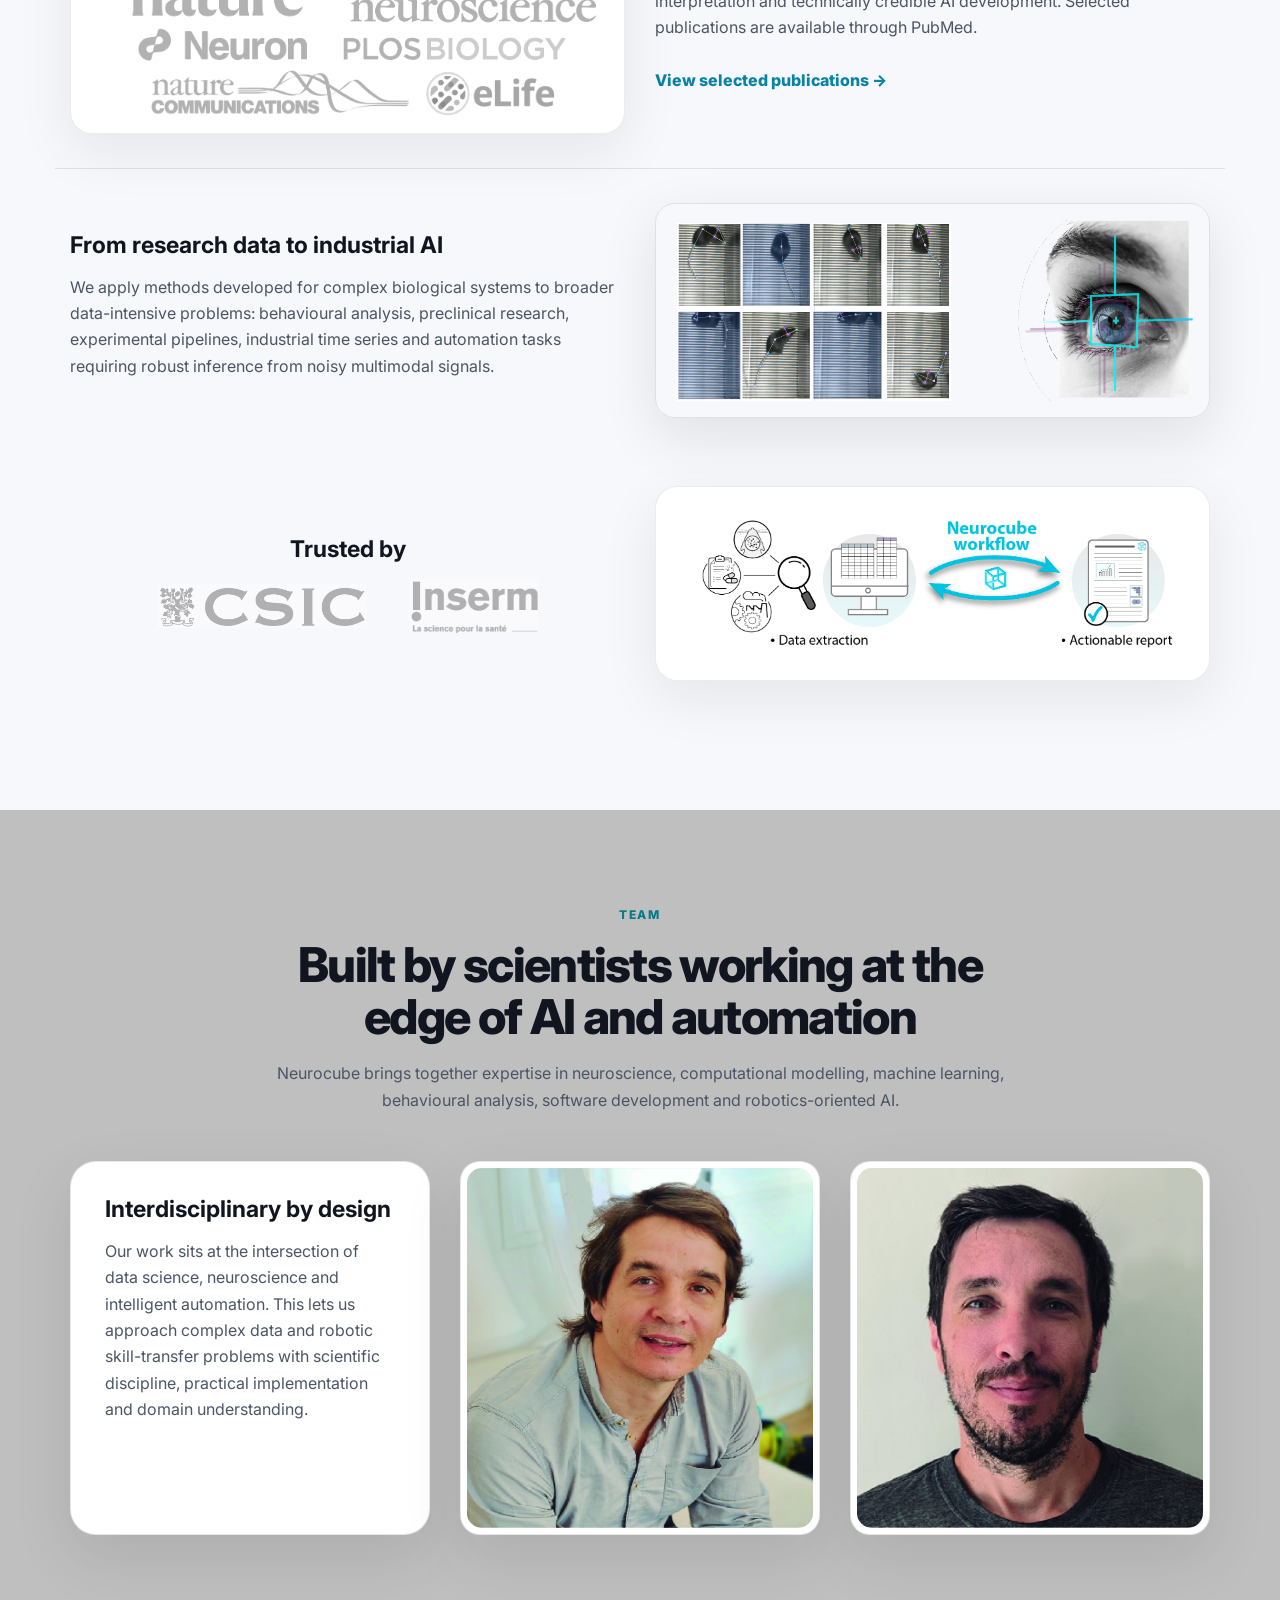
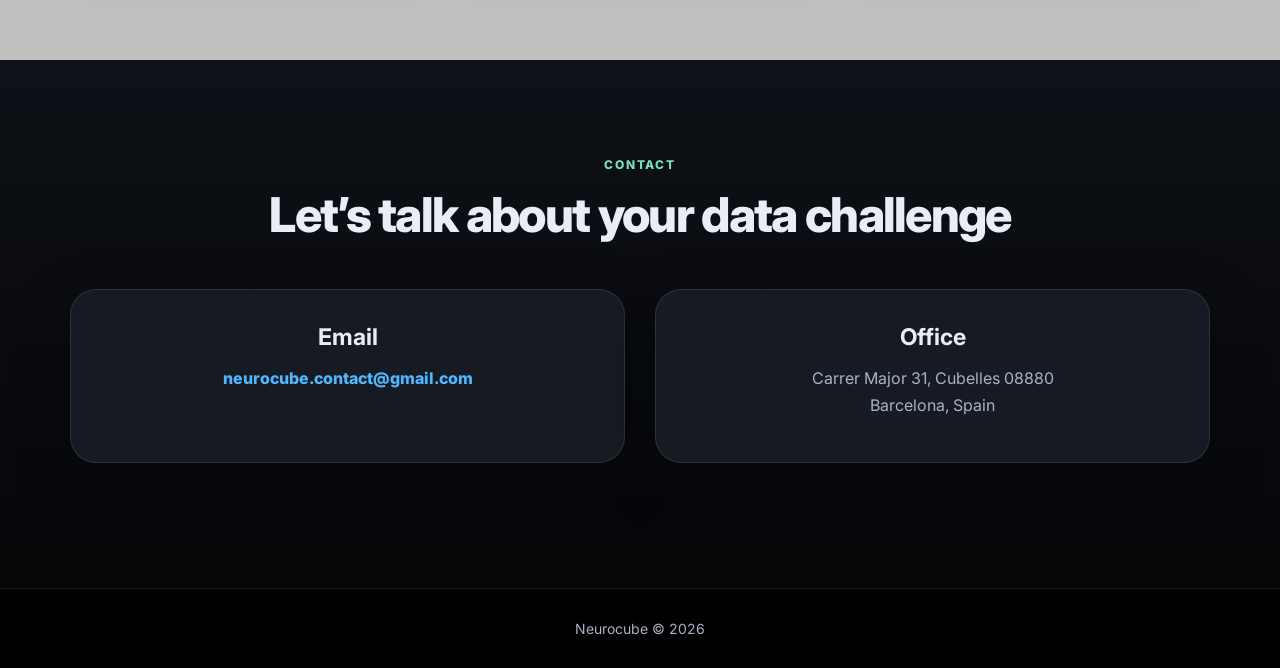
<file: test/index.html>
<!doctype html>
<html lang="en">
<head>
  <meta charset="utf-8">
  <meta name="viewport" content="width=device-width, initial-scale=1">
  <meta name="description" content="Neurocube develops AI solutions for scientific data analysis and intelligent automation, including TACIT for contact-rich robotic skill transfer.">
  <title>Neurocube | AI, Data Science & Intelligent Automation</title>
  <link rel="icon" href="favicon.png" type="image/png">
  <link href="css/bootstrap.min.css" rel="stylesheet" type="text/css">
  <link href="css/font-awesome.css" rel="stylesheet" type="text/css">
  <link href="css/style.css" rel="stylesheet" type="text/css">
</head>
<body>
  <header class="site-header">
    <div class="container header-inner">
      <a class="brand" href="#home" aria-label="Neurocube home">
        <img src="img/cube.png" alt="Neurocube logo">
        <span>NEUROCUBE</span>
      </a>

      <nav class="navbar navbar-inverse" role="navigation">
        <div class="navbar-header">
          <button type="button" class="navbar-toggle" data-toggle="collapse" data-target="#main-nav">
            <span class="sr-only">Toggle navigation</span>
            <span class="icon-bar"></span>
            <span class="icon-bar"></span>
            <span class="icon-bar"></span>
          </button>
        </div>
        <div id="main-nav" class="collapse navbar-collapse">
          <ul class="nav navbar-nav">
            <li><a href="#services">What we do</a></li>
            <li><a href="#automation">TACIT</a></li>
            <li><a href="#experience">Experience</a></li>
            <li><a href="#team">Team</a></li>
            <li><a href="#contact">Contact</a></li>
          </ul>
        </div>
      </nav>
    </div>
  </header>

  <main>
    <section id="home" class="hero-section">
      <div class="container">
        <div class="row">
          <div class="col-md-8">
            <h1>AI for scientific data and intelligent automation</h1>
            <p class="hero-copy">
              Neurocube builds advanced AI and data-analysis solutions grounded in neuroscience, machine learning and complex time-series modelling. We help research teams and industrial partners turn high-dimensional data into usable insight, robust models and new automation capabilities.
            </p>
            <div class="hero-actions">
              <a href="#automation" class="btn-primary-custom">Explore TACIT</a>
              <a href="#contact" class="btn-secondary-custom">Contact us</a>
            </div>
          </div>
        </div>
      </div>
    </section>

    <section id="services" class="section section-dark">
      <div class="container">
        <div class="section-heading">
          <p class="eyebrow">What we do</p>
          <h2>Two focused lines of work</h2>
          <p>We combine deep scientific expertise with practical software, modelling and machine-learning implementation.</p>
        </div>

        <div class="row cards-row">
          <div class="col-md-6">
            <article class="feature-card">
              <div class="card-icon"><i class="fa fa-bar-chart"></i></div>
              <h3>Data Science & Preclinical Analytics</h3>
              <p>
                Analysis of complex biological, behavioural, neural and industrial datasets using machine learning, signal processing, statistics and domain-specific interpretation.
              </p>
              <ul>
                <li>Large-scale time-series analysis</li>
                <li>Behavioural and neural signal processing</li>
                <li>High-throughput video and behavioural analysis</li>
                <li>Publication-grade analysis and visualisation</li>
                <li>Analytics for preclinical research workflows</li>
              </ul>
            </article>
          </div>

          <div class="col-md-6">
            <article class="feature-card feature-card-accent">
              <div class="card-icon"><i class="fa fa-cogs"></i></div>
              <h3>Intelligent Automation</h3>
              <p>
                Development of AI software for flexible industrial automation, with a focus on contact-rich robotic tasks where force, pressure, friction and correction matter as much as trajectory.
              </p>
              <ul>
                <li>Human-to-robot skill transfer</li>
                <li>Multimodal motion, force and tactile data</li>
                <li>Robot-specific adaptation and feasibility checks</li>
                <li>Closed-loop monitoring and correction</li>
              </ul>
            </article>
          </div>
        </div>
      </div>
    </section>

    <section id="automation" class="section section-light">
      <div class="container">
        <div class="row vertical-align">
          <div class="col-md-6">
            <p class="eyebrow">Intelligent Automation</p>
            <h2>TACIT: transferring industrial contact skills to robots</h2>
            <p>
              TACIT is Neurocube's developing platform for contact-rich robotic automation. It is designed for industrial tasks where conventional trajectory programming is not enough: sanding, polishing, deburring, sealing, adhesive application, deformable assembly and other processes where quality depends on physical interaction.
            </p>
            <p>
              Instead of teaching only positions and orientations, TACIT aims to capture how expert operators establish contact, regulate pressure, maintain sliding, react to friction and correct local deviations.
            </p>
            <a href="#contact" class="inline-link">Discuss TACIT or a data challenge →</a>
          </div>

          <div class="col-md-6">
            <div class="tacit-panel">
              <div class="tacit-step">
                <span>1</span>
                <div>
                  <h4>Capture</h4>
                  <p>Motion, force, tactile signals and task events from humans, tools or robots.</p>
                </div>
              </div>
              <div class="tacit-step">
                <span>2</span>
                <div>
                  <h4>Represent</h4>
                  <p>Convert demonstrations into interpretable tactile-kinematic primitives.</p>
                </div>
              </div>
              <div class="tacit-step">
                <span>3</span>
                <div>
                  <h4>Adapt</h4>
                  <p>Map skills to commercial robots using constraints, feasibility and learned residuals.</p>
                </div>
              </div>
              <div class="tacit-step">
                <span>4</span>
                <div>
                  <h4>Correct</h4>
                  <p>Monitor contact during execution and adjust pressure, speed, orientation or path.</p>
                </div>
              </div>
            </div>
          </div>
        </div>

        <div class="use-case-strip">
          <span>Sanding</span>
          <span>Polishing</span>
          <span>Deburring</span>
          <span>Sealing</span>
          <span>Adhesives</span>
          <span>Deformable assembly</span>
        </div>
      </div>
    </section>

    <section id="experience" class="section experience-section">
      <div class="container">
        <div class="section-heading">
          <p class="eyebrow">Experience</p>
          <h2>Scientific depth, practical implementation</h2>
        </div>

        <div class="row experience-row">
          <div class="col-md-6">
            <h3>Scientific and analytical expertise</h3>
            <p>
              The Neurocube team has extensive experience in experimental design, project management, machine learning and analysis of high-dimensional biological and behavioural data, including electrophysiology, calcium imaging, optogenetics, photometry and freely moving behaviour.
            </p>
          </div>
          <div class="col-md-6">
            <img class="wide-image" src="img/experience.png" alt="Neurocube scientific expertise diagram">
          </div>
        </div>

        <div class="row experience-row">
          <div class="col-md-6 col-md-push-6">
            <h3>Research record</h3>
            <p>
              Our scientific background supports rigorous analysis, careful interpretation and technically credible AI development. Selected publications are available through PubMed.
            </p>
            <a class="inline-link" href="https://pubmed.ncbi.nlm.nih.gov/?term=41501468+or+28329757+or+34262175+or+20364143+or+29398355+or+20613857+or+35879320+or+28826485&sort=date" target="_blank" rel="noopener">View selected publications →</a>
          </div>
          <div class="col-md-6 col-md-pull-6">
            <img class="wide-image" src="img/journals.png" alt="Selected scientific journals">
          </div>
        </div>

        <div class="row experience-row">
          <div class="col-md-6">
            <h3>From research data to industrial AI</h3>
            <p>
              We apply methods developed for complex biological systems to broader data-intensive problems: behavioural analysis, preclinical research, experimental pipelines, industrial time series and automation tasks requiring robust inference from noisy multimodal signals.
            </p>
          </div>
          <div class="col-md-6">
            <img class="showcase-image" src="img/trusted1.png" alt="Video-based tracking and pattern analysis">
          </div>
        </div>

        <div class="row analytics-showcase experience-row">
          <div class="col-md-6">
            <h3 class="trusted-title">Trusted by</h3>
            <div class="trusted-logos">
              <img src="img/trusted-csic.png" alt="CSIC logo">
              <img src="img/trusted-inserm.png" alt="Inserm logo">
            </div>
          </div>
          <div class="col-md-6">
            <img class="wide-image" src="img/trustedFlow.png" alt="Neurocube workflow">
          </div
        </div>
      </div>
    </section>

    <section id="team" class="section section-light">
      <div class="container">
        <div class="section-heading">
          <p class="eyebrow">Team</p>
          <h2>Built by scientists working at the edge of AI and automation</h2>
          <p>
            Neurocube brings together expertise in neuroscience, computational modelling, machine learning, behavioural analysis, software development and robotics-oriented AI.
          </p>
        </div>

        <div class="row team-row">
          <div class="col-md-4">
            <div class="team-text-card">
              <h3>Interdisciplinary by design</h3>
              <p>
                Our work sits at the intersection of data science, neuroscience and intelligent automation. This lets us approach complex data and robotic skill-transfer problems with scientific discipline, practical implementation and domain understanding.
              </p>
            </div>
          </div>
          <div class="col-md-4">
            <div class="portrait-card">
              <figure class="portrait-rollover">
                <img class="portrait-main" src="img/teamPJ1.jpg" alt="Neurocube team member">
                <img class="portrait-hover" src="img/teamPJ2.jpg" alt="Neurocube team member alternate portrait">
              </figure>
            </div>
          </div>
          <div class="col-md-4">
            <div class="portrait-card">
              <figure class="portrait-rollover">
                <img class="portrait-main" src="img/teamDJ1.jpg" alt="Neurocube team member">
                <img class="portrait-hover" src="img/teamDJ2.jpg" alt="Neurocube team member alternate portrait">
              </figure>
            </div>
          </div>
        </div>
      </div>
    </section>

    <section id="contact" class="section contact-section">
      <div class="container">
        <div class="section-heading">
          <p class="eyebrow">Contact</p>
          <h2>Let’s talk about your data challenge</h2>
        </div>

        <div class="row contact-cards">
          <div class="col-md-6">
            <div class="contact-card">
              <h3>Email</h3>
              <p><a href="mailto:neurocube.contact@gmail.com">neurocube.contact@gmail.com</a></p>
            </div>
          </div>
          <div class="col-md-6">
            <div class="contact-card">
              <h3>Office</h3>
              <p>Carrer Major 31, Cubelles 08880<br>Barcelona, Spain</p>
            </div>
          </div>
        </div>
      </div>
    </section>
  </main>

  <footer class="site-footer">
    <div class="container">
      <span>Neurocube © 2026</span>
    </div>
  </footer>

  <script src="js/jquery-1.11.0.min.js"></script>
  <script src="js/bootstrap.min.js"></script>
  <script>
    $(function () {
      $('a[href^="#"]').on('click', function (event) {
        var target = $($(this).attr('href'));
        if (target.length) {
          event.preventDefault();
          $('html, body').animate({ scrollTop: target.offset().top - 70 }, 500);
          $('#main-nav').collapse('hide');
        }
      });
    });
  </script>
</body>
</html>
</file>
<file: css/style.css>
@charset "utf-8";
@import url('https://fonts.googleapis.com/css2?family=Inter:wght@400;500;600;700;800&display=swap');

:root {
  --bg: #050608;
  --bg-soft: #0e1117;
  --panel: #151a23;
  --text: #e9edf5;
  --muted: #a9b2c3;
  --line: rgba(255, 255, 255, 0.1);
  --accent: #4fb7ff;
  --accent-2: #7ae0c5;
  --white: #ffffff;
}

* { box-sizing: border-box; }

html { scroll-behavior: smooth; }

body {
  margin: 0;
  background: var(--bg);
  color: var(--text);
  font-family: 'Inter', Arial, sans-serif;
  font-size: 16px;
  line-height: 1.65;
}

img { max-width: 100%; height: auto; display: block; }

a { color: inherit; }
a:hover, a:focus { color: var(--accent); text-decoration: none; }

h1, h2, h3, h4, p { margin-top: 0; }

h1 {
  max-width: 850px;
  font-size: clamp(42px, 7vw, 76px);
  line-height: 0.98;
  font-weight: 800;
  letter-spacing: -0.05em;
  margin-bottom: 28px;
}

h2 {
  font-size: clamp(30px, 4vw, 48px);
  line-height: 1.08;
  font-weight: 800;
  letter-spacing: -0.035em;
  margin-bottom: 18px;
}

h3 {
  font-size: 23px;
  line-height: 1.2;
  font-weight: 700;
  margin-bottom: 14px;
}

h4 {
  font-size: 17px;
  line-height: 1.2;
  font-weight: 700;
  margin-bottom: 4px;
}

p { color: var(--muted); }

.site-header {
  position: fixed;
  top: 0;
  width: 100%;
  z-index: 1000;
  background: rgba(5, 6, 8, 0.88);
  border-bottom: 1px solid var(--line);
  backdrop-filter: blur(14px);
}

.header-inner {
  min-height: 72px;
  display: flex;
  align-items: center;
  justify-content: space-between;
}

.brand {
  display: inline-flex;
  align-items: center;
  gap: 12px;
  color: var(--white);
  font-size: 16px;
  font-weight: 800;
  letter-spacing: 0.12em;
}

.brand img { width: 34px; height: 38px; object-fit: contain; }

.navbar { margin: 0; border: 0; min-height: auto; }
.navbar-inverse { background: transparent; border: 0; }
.navbar-collapse { padding: 0; }
.navbar-nav > li > a,
.navbar-inverse .navbar-nav > li > a {
  color: var(--muted);
  font-size: 13px;
  font-weight: 700;
  letter-spacing: 0.04em;
  text-transform: uppercase;
  padding: 14px 12px;
}
.navbar-inverse .navbar-nav > li > a:hover,
.navbar-inverse .navbar-nav > li > a:focus { color: var(--white); background: transparent; }
.navbar-inverse .navbar-toggle { border-color: var(--line); margin-right: 0; }
.navbar-inverse .navbar-toggle:hover,
.navbar-inverse .navbar-toggle:focus { background: var(--panel); }

.hero-section {
  min-height: 90vh;
  display: flex;
  align-items: center;
  padding: 150px 0 100px;
  background:
    linear-gradient(90deg, rgba(5,6,8,0.96) 0%, rgba(5,6,8,0.86) 45%, rgba(5,6,8,0.2) 100%),
    url('../img/slide-1.jpg') center/cover no-repeat;
}

.hero-copy {
  max-width: 760px;
  font-size: 19px;
  color: #d7deeb;
  margin-bottom: 34px;
}

.eyebrow {
  color: var(--accent-2);
  font-size: 12px;
  font-weight: 800;
  letter-spacing: 0.16em;
  text-transform: uppercase;
  margin-bottom: 14px;
}

.hero-actions {
  display: flex;
  gap: 14px;
  flex-wrap: wrap;
}

.btn-primary-custom,
.btn-secondary-custom {
  display: inline-block;
  border-radius: 999px;
  padding: 14px 23px;
  font-weight: 800;
  transition: transform 0.2s ease, border-color 0.2s ease, background 0.2s ease;
}

.btn-primary-custom {
  background: linear-gradient(135deg, var(--accent), var(--accent-2));
  color: #051018;
}

.btn-secondary-custom {
  border: 1px solid var(--line);
  color: var(--white);
  background: rgba(255,255,255,0.04);
}

.btn-primary-custom:hover,
.btn-secondary-custom:hover {
  transform: translateY(-2px);
  color: var(--white);
}

.section { padding: 95px 0; }
.section-dark { background: var(--bg); }
.section-light { background: #f5f7fb; color: #10151f; }
.section-light p { color: #4b5566; }
.section-light .eyebrow { color: #067a89; }

.section-heading {
  max-width: 760px;
  margin: 0 auto 48px;
  text-align: center;
}

.cards-row { display: flex; flex-wrap: wrap; }
.cards-row > div { margin-bottom: 30px; }

.feature-card,
.team-text-card,
.contact-card {
  height: 100%;
  padding: 34px;
  background: var(--panel);
  border: 1px solid var(--line);
  border-radius: 26px;
  box-shadow: 0 18px 60px rgba(0,0,0,0.25);
}

.feature-card-accent {
  background: linear-gradient(145deg, rgba(79,183,255,0.18), rgba(122,224,197,0.08)), var(--panel);
  border-color: rgba(79,183,255,0.32);
}

.card-icon {
  width: 50px;
  height: 50px;
  display: flex;
  align-items: center;
  justify-content: center;
  border-radius: 16px;
  background: rgba(79,183,255,0.12);
  color: var(--accent);
  font-size: 21px;
  margin-bottom: 24px;
}

.feature-card ul {
  margin: 24px 0 0;
  padding: 0;
  list-style: none;
}

.feature-card li {
  position: relative;
  color: #c8d0de;
  padding-left: 22px;
  margin: 9px 0;
}

.feature-card li:before {
  content: "";
  position: absolute;
  left: 0;
  top: 11px;
  width: 7px;
  height: 7px;
  border-radius: 50%;
  background: var(--accent-2);
}

.vertical-align { display: flex; align-items: center; flex-wrap: wrap; }

.tacit-panel {
  background: #ffffff;
  border: 1px solid rgba(16,21,31,0.1);
  border-radius: 28px;
  padding: 24px;
  box-shadow: 0 26px 80px rgba(16,21,31,0.14);
}

.tacit-step {
  display: flex;
  gap: 18px;
  padding: 20px 12px;
  border-bottom: 1px solid rgba(16,21,31,0.08);
}

.tacit-step:last-child { border-bottom: 0; }
.tacit-step span {
  flex: 0 0 42px;
  height: 42px;
  display: flex;
  align-items: center;
  justify-content: center;
  border-radius: 50%;
  color: #051018;
  background: linear-gradient(135deg, var(--accent), var(--accent-2));
  font-weight: 800;
}

.tacit-step p { margin: 0; }

.inline-link {
  display: inline-block;
  margin-top: 16px;
  color: #0a82a4;
  font-weight: 800;
}

.use-case-strip {
  display: flex;
  flex-wrap: wrap;
  gap: 12px;
  justify-content: center;
  margin-top: 50px;
}

.use-case-strip span {
  padding: 10px 16px;
  border-radius: 999px;
  background: #ffffff;
  border: 1px solid rgba(16,21,31,0.1);
  color: #9ca3af;
  font-size: 14px;
  font-weight: 700;
}

.experience-row {
  display: flex;
  align-items: center;
  flex-wrap: wrap;
  padding: 34px 0;
  border-top: 1px solid var(--line);
}

.experience-row:first-of-type { border-top: 0; }

.wide-image {
  width: 100%;
  padding: 18px;
  background: #ffffff;
  border-radius: 22px;
}

.team-row { display: flex; align-items: stretch; flex-wrap: wrap; }
.team-row > div { margin-bottom: 30px; }
.section-light .team-text-card {
  background: #ffffff;
  border-color: rgba(16,21,31,0.1);
  box-shadow: 0 22px 60px rgba(16,21,31,0.1);
}

.portrait-card {
  height: 100%;
  padding: 18px;
  background: #ffffff;
  border: 1px solid rgba(16,21,31,0.1);
  border-radius: 26px;
  box-shadow: 0 22px 60px rgba(16,21,31,0.1);
}

.portrait-rollover {
  position: relative;
  width: 100%;
  height: 360px;
  margin: 0;
  overflow: hidden;
  border-radius: 18px;
}

.portrait-rollover img {
  width: 100%;
  height: 100%;
  object-fit: cover;
  display: block;
}

.portrait-hover {
  position: absolute;
  inset: 0;
  opacity: 0;
  transition: opacity 180ms ease-in-out;
}

.portrait-rollover:hover .portrait-hover,
.portrait-rollover:focus-within .portrait-hover {
  opacity: 1;
}

.contact-section {
  background: linear-gradient(180deg, var(--bg-soft), var(--bg));
}

.contact-cards { display: flex; flex-wrap: wrap; }
.contact-cards > div { margin-bottom: 30px; }
.contact-card { text-align: center; }
.contact-card a { color: var(--accent); font-weight: 800; }

.site-footer {
  padding: 28px 0;
  border-top: 1px solid var(--line);
  background: #000;
  color: var(--muted);
  text-align: center;
  font-size: 14px;
}

#automation {
  background: #BFBFBF;
}

#team {
  background: #BFBFBF;
}


@media (max-width: 991px) {
  .header-inner { display: block; padding-top: 14px; padding-bottom: 14px; }
  .brand { float: left; margin-top: 4px; }
  .navbar { float: right; }
  .navbar-collapse { clear: both; width: 100vw; margin-left: calc(-50vw + 50%); padding: 12px 15px; background: rgba(5,6,8,0.98); }
  .navbar-nav { margin: 0; }
  .navbar-nav > li > a { padding: 12px 0; }
  .hero-section { padding-top: 135px; }
  .section { padding: 74px 0; }
  .portrait-card img { height: auto; }
}

@media (max-width: 767px) {
  body { font-size: 15px; }
  .hero-section { min-height: auto; padding: 130px 0 75px; }
  .feature-card, .team-text-card, .contact-card { padding: 26px; }
  .tacit-panel { margin-top: 34px; }
}

.analytics-showcase {
  display: flex;
  align-items: center;
  flex-wrap: wrap;
  margin-top: 48px;
  padding: 28px;
  background: rgba(255,255,255,0.035);
  border: 1px solid var(--line);
  border-radius: 28px;
}

.analytics-showcase > div { margin-bottom: 0; }

.showcase-image {
  width: 100%;
  border-radius: 20px;
  border: 1px solid rgba(255,255,255,0.12);
  box-shadow: 0 20px 70px rgba(0,0,0,0.28);
}

.analytics-showcase h3 { color: var(--white); }

.trusted-section {
  padding: 64px 0;
  background: var(--bg-soft);
  border-top: 1px solid var(--line);
  border-bottom: 1px solid var(--line);
}

.trusted-inner {
  text-align: center;
}

.trusted-inner .eyebrow {
  color: rgba(122,224,197,0.55);
  margin-bottom: 22px;
}

.trusted-inner img {
  max-width: 760px;
  width: 100%;
  margin: 0 auto;
  opacity: 0.34;
  filter: grayscale(1);
}

@media (max-width: 991px) {
  .analytics-showcase { padding: 22px; }
  .analytics-showcase .showcase-image { margin-bottom: 28px; }
}

/* v4 refinements */
.experience-section {
  background: #f7f8fb;
  color: #10151f;
}

.experience-section p { color: #4b5566; }
.experience-section .eyebrow { color: #067a89; }
.experience-section .experience-row { border-top: 1px solid rgba(16,21,31,0.1); }
.experience-section .experience-row:first-of-type { border-top: 0; }
.experience-section .wide-image {
  border: 1px solid rgba(16,21,31,0.08);
  box-shadow: 0 18px 55px rgba(16,21,31,0.08);
}

.experience-section .analytics-showcase {
  margin-top: 0;
  padding: 34px 0;
  background: transparent;
  border: 0;
  border-radius: 0;
}

.experience-section .analytics-showcase h3 { color: #10151f; }
.experience-section .showcase-image {
  border: 1px solid rgba(16,21,31,0.1);
  box-shadow: 0 18px 55px rgba(16,21,31,0.1);
}

.trusted-section { display: none; }

.trusted-title {
  display: block;
  width: 100%;
  text-align: center;
  font-size: 23px;   /* match your h3 size */
  font-weight: 700;
  line-height: 1.3;
  color: #2f3438;
  letter-spacing: normal;
  text-transform: none;
}

.trusted-inline {
  margin-top: 34px;
  padding-top: 34px;
  border-top: 1px solid rgba(16,21,31,0.1);
  text-align: center;
}

.trusted-inline .eyebrow {
  color: rgba(6,122,137,0.55);
  margin-bottom: 16px;
}

.trusted-logos {
  display: flex;
  align-items: center;
  justify-content: center;
  gap: 42px;
  flex-wrap: wrap;
}

.trusted-logos img {
  max-height: 54px;
  max-width: 210px;
  width: auto;
  opacity: 0.38;
  filter: grayscale(1);
}

.portrait-card {
  padding: 6px;
  border-radius: 20px;
}

.portrait-rollover {
  border-radius: 15px;
}

@media (max-width: 767px) {
  .trusted-logos { gap: 24px; }
  .trusted-logos img { max-height: 42px; max-width: 170px; }
}
</file>
<file: depre1/css/style.css>
@charset "utf-8";
@import url(http://fonts.googleapis.com/css?family=Raleway:800,700,400);
@import url(http://fonts.googleapis.com/css?family=Signika:400,600);



/*  Rollover image styles  */
.figure {
    position: relative;
    width: 360px; /* can be omitted for a regular non-lazy image */
    max-width: 100%;
  }
  .figure img.Sirv.image-hover {
    position: absolute;
    top: 0;
    right: 0;
    left: 0;
    bottom: 0;
    object-fit: contain;
    opacity: 0;
    transition: opacity .2s;
  }
  .figure:hover img.Sirv.image-hover {
    opacity: 1;
  }

/* Reset ---------------------------------*/
ul {
    list-style: none;
}

.figure {
    margin: 0px;
}

img {
    max-width: 150%;
}

a, a:hover, a:active {
    outline: 0px !important;
	text-decoration:none;
}

.clear {
    clear: both;
    display: block;
    overflow: hidden;
    visibility: hidden;
    width: 0;
    height: 0;
}
.clearfix:before,
.clearfix:after {
    content: '\0020';
    display: block;
    overflow: hidden;
    visibility: hidden;
    width: 0;
    height: 0;
}

.clearfix:after {
    clear: both;
}


/* Styles
---------------------------------*/
body {
    background: #000000;
    font-family: 'Raleway', sans-serif;
    font-size: 14px;
    font-weight: normal;
    color: #888888;
}
h0 {
    font-size: 60px;
    color: #ffffff;
    font-family: 'Raleway', sans-serif;
    margin: 0px 0 0px 0;
    font-weight: 100;
    text-align: center;
    vertical-align: middle;
}
h2 {
    font-size: 20px;
    color: #7a7a7a;
    font-family: 'Raleway', sans-serif;
    font-weight: normal;
    margin: 0px 0 25px 0;
    text-align: center;
}
h3 {
    font-family: 'Raleway', sans-serif;
    font-weight: 600;
    color: #585858;
    font-size: 18px;
    margin: 0 0 5px 0;
}
h4 {
    font-size: 30px;
    color: #ffffff;
    font-family: 'Raleway', sans-serif;
    margin: 0px 0 0px 0;
    text-align: center;
    font-weight: 100;
}

h6 {
    font-size: 20px;
    color: #c2c2c2;
    font-family: 'Raleway', sans-serif;
    font-weight: 400;
    text-align: center;
    text-justify: inter-word;
    margin: 0 0 60px 0;
}
p {
    line-height: 24px;
    margin: 0;
}

/* Header Styles
---------------------------------*/
#header_wrapper {
    background: #000;
    padding: 10px 0px; 
}

.header_box {
    position: relative;
}

.logo {
    float: left;
    margin-top: 8px;
	position: relative;
	z-index: 2;
}

.res-nav_click {
    display: none;
}
	

/* Nav Top Styles
---------------------------------*/
.navbar-inverse {
    background-color: transparent;
    border-color: transparent;
}

.navbar {
    border: 0px solid #fff;
    min-height: 40px;
    margin-bottom: 0px;
}

.navbar-inverse .navbar-nav > li > a {
    color: #fff;
}

.navStyle {
    float: right;
}

.navStyle ul {
    list-style: none;
    padding: 0px;
}

.navStyle ul li {
    display: inline-block;
    margin: 0 5px;
}

.navStyle ul li:first-child {
	/*margin:0px;*/;
}

.navStyle ul li:last-child {
    margin: 0 0 0 23px;
}

.navStyle ul li a {
    display: block;
    font-size: 14px;
    color: #222222;
    font-family: 'Raleway', sans-serif;
    text-decoration: none;
    text-transform: uppercase;
    font-weight: 600;
    transition: all 0.2s ease-in-out;
    -moz-transition: all 0.2s ease-in-out;
    -webkit-transition: all 0.2s ease-in-out;
}

.navStyle ul li a:hover {
    color: #adadad;
}

.navStyle > li > a:hover, .nav > li > a:focus {
    text-decoration: none;
    color: #adadad;
    background-color: transparent;
}

.navbar-inverse .navbar-nav > li > a:hover, .navbar-inverse .navbar-nav > li > a:focus {
    color: #adadad;
    background-color: transparent;
}

.navbar-inverse .navbar-nav > .active > a, .navbar-inverse .navbar-nav > .active > a:hover, .navbar-inverse .navbar-nav > .active > a:focus {
    color: #adadad;
    background-color: transparent;
}

.navStyle > li.active > a,mainNav
.navStyle > li.active > a:hover {
    text-decoration: none;
    color: #adadad;
    background-color: transparent;
}

.borderLeft {
    border-left: 1px solid #DADADA;
}

.borderTop {
    margin-top: 30px;
    border-top: 1px solid #DADADA;
}

.mrgTop {
    margin-top: 30px;
}





/* Top_content
---------------------------------*/

.top_cont_outer {
    width: 100%;
    /*height: 100%;*/ 
    min-height: 100%;
    position: relative;
    background: #ffffff;
    position: relative;
    background:url(../img/slide-1.jpg) top center no-repeat;
    background-size: cover;
    height:720px; 

}
@media only screen and (max-width: 600px) {
    .top_cont_outer {
        width: 100%;
        height: 100% 
        min-height: 100%;
        position: relative;
        background: #ffffff;
        position: relative;
        background:url(../img/slide-1.jpg) top center no-repeat;
        background-size: cover;
    }
  }

.hero_section {
    position: relative;
    padding-top: 150px;
}

/*.white_pad {
    position: relative;
    right: 0px;
    bottom: 0px;
}

.white_pad img {
    position: absolute;
    right: 0px;
    bottom: 0px;
}*/

.top_left_cont {
    padding: 1px 0;
}

.top_left_cont h3 {
    font-size: 18px;
    color: #ffffff;
    margin: 0 0 20px 0;
    text-align: left;
    font-weight: 300;
}

.top_left_cont h2 {
    font-size: 50px;
    color: #ffffff;
    line-height: 60px;
    margin: 0 0 10px 0;
    font-family: 'Arial', sans-serif;
    text-align: justify;
}

.top_left_cont h2 strong {
    font-weight: 700;
	color:#EFB21D;
}

.top_left_cont p {
font-size: 24px;
color: #bababa;
margin: 0 0 30px 0;
line-height: 33px;
text-align: justify;
text-justify: inter-word;
font-family: sans-serif;
font-weight: 100;
}

/*button*/
a.read_more, a.read_more2 {
    position: absolute;
    margin-left: 0;
    font-family: 'Raleway', sans-serif;
    display: block;
    font-size: 16px;
    width: 200px;
    height: 46px;
    line-height: 46px;
    border-radius: 3px;
    text-align: center;
    font-weight: 600;
    transition: all 0.3s ease-in-out;
    -moz-transition: all 0.3s ease-in-out;
    -webkit-transition: all 0.3s ease-in-out;
    background: #080808;
	color: #fff;
    border: 1px solid #fff;
}
a.read_more{
	 color: #3C3C3C;
	 border: 1px solid #3C3C3C;
}
a.read_more2:hover, a.read_more:hover {
    background: #fff;
    color: #adadad;
    border: 1px solid #fff;
}
a.read_more:hover {
    background: #fff;
    color: #adadad;
    border: 1px solid #adadad;
}

a.read_more3 {
    position: absolute;
    margin-left: 0;
    font-family: 'Raleway', sans-serif;
    display: block;
    font-size: 16px;
    width: 350px;
    height: 56px;
    line-height: 26px;
    border-radius: 3px;
    text-align: center;
    /*font-weight: 600;*/
    transition: all 0.3s ease-in-out;
    -moz-transition: all 0.3s ease-in-out;
    -webkit-transition: all 0.3s ease-in-out;
    background: #080808;
	color: #fff;
    border: 1px solid #fff;
}
a.read_more3:hover{
    background: #fff;
    color: #adadad;
    border: 1px solid #fff;
}


/* missions
---------------------------------*/
#mission {
    padding: 60px 0px;
    background: #040226;
    height:720px; 
}
#mission h2{
  color: #fff;
  font-size: 40px;

}
.mission_wrapper {
    padding: 40px 0 40px;
}

.mission_section {
}

.mission_block {
    /*text-align: center;*/
    text-align: justify;
  text-justify: inter-word;
    padding-left: 15px;
    padding-right: 15px; 
	position: relative;
}

.mission_icon {  
    width: 100%;
    height: 144px;
    margin: 0px auto 25px; 
}

/*.mission_icon img{  
    border-radius: 50%;
}*/


.mission_icon span {
    background: transparent; 
    display: block;
    /*height: 100%;
    width: 100%;*/
	border: 1px solid #fff;
    border-radius: 50%;
	overflow:hidden;
}

.mission_icon i {
  color: #fff;
font-size: 40px;
margin-top: 0;
position: relative;
top: 20px;
z-index: 20;
display: block;
text-align: center;

}

.mission_block h3 {
    font-family: 'Raleway', sans-serif;
    font-weight: 600;
    font-size: 25px;
    color: #fff;
margin: 35px 0 15px; 
}

.mission_block p {
    font-size: 16px;
    color: #fff;
    margin: 0px; 
}

.mission_bottom p {
    font-size: 20px;
    color: #fff;
    margin: 0px; 
    text-align: justify;
    text-justify: inter-word;
}


/* Latest Work
---------------------------------*/
#work_outer {
    background: #f9f9f9;
    padding: 70px 0px;
    position: relative;
}

.work_pic {
    position: absolute;
    right: 0;
    top: 25%;
    width: 50%;
}

.inner_section {
    padding: 0px;
}

.mission-list {
    padding: 0 0 0 0;
    font-size: 14px;
    margin-bottom: 40px;
}

.mission-list-col1 {
    float: left;
    width: 60px;
    text-align: center;
}

.mission-list-col1 i {
    display:;
    color: #888;
    font-size: 19px;
    font-style: normal;
    line-height: 20px;
}

.mission-list-col2 {
    overflow: hidden;
}

.page_section.alabaster {
    background: #fafafa;
}

.work_bottom {
    padding: 20px 0 0 0px;
}

.work_bottom span {
    font-size: 18px;
    color: #333333;
    display: block;
    margin: 0 0 20px 0;
}

a.contact_btn {
    background: #fff;
    text-transform: uppercase;
    display: block;
    width: 176px;
    height: 49px;
    text-align: center;
    line-height: 49px;
    font-size: 16px;
    color: #EFB21D;
    border-radius: 3px;
    font-family: 'Raleway', sans-serif;
    font-weight: 600;
    border: 2px solid #EFB21D;
    transition: all 0.2s ease-in-out;
    -moz-transition: all 0.2s ease-in-out;
    -webkit-transition: all 0.2s ease-in-out;
}

a.contact_btn:hover {
    background: #EFB21D;
    color: #fff;
}

.input-text {
    background: transparent;
}


/* Portfolio
---------------------------------*/
#Portfolio {
    padding: 60px 0px;
}

.Portfolio-nav {
    padding: 0;
    margin: 0 0 45px 0;
    list-style: none;
    text-align: center;
}

.Portfolio-nav li {
    margin: 0 10px;
    display: inline;
}

.Portfolio-nav li a {
    display: inline-block;
    padding: 10px 22px;
    font-size: 12px;
    line-height: 20px;
    color: #222222;
    border-radius: 4px;
    text-transform: uppercase;
    background: #f7f7f7;
    margin-bottom: 5px;
    transition: all 0.3s ease-in-out;
    -moz-transition: all 0.3s ease-in-out;
    -webkit-transition: all 0.3s ease-in-out;
}

.Portfolio-nav li a:hover {
    background: #EFB21D;
    color: #fff;
    text-decoration: none;
}

.portfolioContainer {
    margin: 0 auto;
    padding-left: 15px;
    width: auto !important;
}

.Portfolio-box {
    text-align: center;
    width: 350px;
    overflow: hidden;
    float: left;
    padding: 12px 0px;
}

.Portfolio-box img {
    transition: all 0.3s ease-in-out;
    -moz-transition: all 0.3s ease-in-out;
    -webkit-transition: all 0.3s ease-in-out;
}

.Portfolio-box img:hover {
    opacity: 0.6;
}

.Portfolio-nav li a.current {
    background: #EFB21D;
    color: #fff;
    text-decoration: none;
}

img {
    max-width: 100%;
}

/* no transition on .isotope container */

.isotope .isotope-item {
  /* change duration value to whatever you like */
    -webkit-transition-duration: 0.6s;
    -moz-transition-duration: 0.6s;
    transition-duration: 0.6s;
}

.isotope .isotope-item {
    -webkit-transition-property: -webkit-transform, opacity;
    -moz-transition-property: -moz-transform, opacity;
    transition-property: transform, opacity;
}

.page_section.paddind {
    padding-bottom: 60px;
}


/* Happy Clients
---------------------------------*/
#clients {
    padding: 60px 0px;
}

.client_area {
    width: 960px;
    margin: 0px auto;
}

.client_section {
    padding: 35px 0 0 0;
}

.client_section.btm {
    padding: 20px 0 0 0;
}

.client_profile {
    float: left;
    text-align: center;
}

.client_profile.flt {
    float: right;
}

.client_profile_pic {
    border-radius: 50%;
    border: 2px solid #f5f5f5;
    margin: 0 0 15px 0;
    width: 220px;
    height: 220px;
}

.client_profile_pic img {
    border-radius: 50%;
    border: 3px solid #f5f5f5;
}

.client_profile h3 {
    font-size: 18px;
    color: #49b5e7;
    margin: 0 0 0 0;
}

.client_profile span {
    display: block;
    font-size: 16px;
    color: #888888;
}

/* Clients
---------------------------------*/


.client_logos {
    background: #EFB21D;
    padding: 60px 0;
    margin-top: 60px;
}

.client_logos ul {
    padding: 0;
    margin: 0;
    list-style: none;
    text-align: center;
}

.client_logos ul li {
    display: inline;
    margin: 0 25px;
}

.client_logos ul a {
    display: inline-block;
    margin: 0 20px;
}

.page_section.team {
    padding: 60px 0;
    background: #20819c;
}
.page_section.team h3 {
    font-size: 16px;
    margin-bottom: 40px;
    color: #ffffff;
    font-weight: 400;
    text-align: left;
    text-align: justify;
    text-justify: inter-word;
}
}
.page_section.team h6 {
    margin-bottom: 40px;
    text-align: center;
}


/* Services
--------------------------- */
#services {
    background: #161616;
    height:760px;
    color: #a8a8a8; 
}

#services h2{
    color: #7e7e7e;
    font-size: 40px;
}
.services{
	margin-top: 10px;
	margin-bottom: 10px;
}
.services h3{
	font-size:28px;
}
.points{ 
	margin-bottom: 10px;
	font-size:22px;
	padding-left:0px;
}
.services p{
	/*font-size: 0.9375em;*/
	line-height: 1.625em;
	padding: 15px 0;
}
.services .services-list{
	list-style: none;
	margin-bottom: 20px;
	padding-left:0px;
}

.services .points{
	position: relative;
	list-style-type: none;
	padding: 5px 0 5px 30px;
}

.services .points:before{
	content: "\f058";
	position: absolute;
	font-family: FontAwesome;
	font-size: 1.525em;
	color: #5c5c5c;
	left: 0px;
	top: 0px;
}

.about-us-link a:first-child{
	margin-left: 0;
}
/* About Us
--------------------------- */


/* Experience
--------------------------- */
 
#experience {
    background: #ffffff;
    /*background:url(../img/backExp.jpg) top center no-repeat;
    background-size: cover;*/
}

#experience h2{
    color: #000000;
    font-size: 40px;
}
#experience h3{
    color: #3e3e3e;
    font-size: 28px;
    text-align: center;
}
#experience h4{
    color: #5a5a5a;
    font-size: 20px;
    text-align: center;
    margin: 0;
}

#experience h5{
    color: #5a5a5a;
    font-size: 12px;
    text-align: center;
    margin: 0;
    line-height: 3;
}

.experience-container {
    background-repeat: no-repeat;
    background-position: right;
    background-size: auto 100%;
    background-position-y: 70px;
    font-size: 16px;
    text-align: justify;
    text-justify: inter-word;
}


/* team
---------------------------------*/

.team_section {
    max-width: 993px;
    heigth: 100%;
    margin: 0 auto;
}

#team h2{
    color: #fff;
    font-size: 40px;
  }

.team_area {
    width: 90%;
    margin-right: 10%;
    overflow: hidden;
    text-align: center;
    float: left;
    font-size: 16px;
    color: #fff;
    text-align: justify;
    text-justify: inter-word;
}


.team_area span {
    margin-bottom: 24px;
    display: block;
}

.team_area:nth-of-type(3n+0) {
    margin: 0;
}

.team_box {
    width: auto;
    height: auto;
    position: relative;
    /*border-radius: 50%;*/
    margin: 20px 3px 25px 3px;

}

.team_box_shadow {
    transition: all 0.2s ease-in-out;
    -moz-transition: all 0.2s ease-in-out;
    -webkit-transition: all 0.2s ease-in-out;
    position: absolute;
    width: 100%;
    height: 100%;
    z-index: 10;
    bottom: 0px;
    /*border-radius: 50%;*/
} 

.team_box_shadow a {
    /* display: block; */
    width: 100%;
    height: 100%; 
}

.team_box:hover .team_box_shadow {
    box-shadow: inset  0px 0px 0px 148px rgba(214, 214, 214, 0.8);
}

.team_box_shadow:hover div{
    position: absolute;
    bottom: 0;
    right: 0;
    font-family: sans-serif;
    opacity: 0;
    width: auto;
    padding: 8px 15px;
    visibility: visible;
    opacity: 0.7; 
}

.team_box_shadowtext{
    font-size: 14px;
    position: absolute;
    left: 0;
    visibility: hidden;
    animation:
}


.team_box:hover ul {
    display: block;
    opacity: 1;
}

.team_box img {
    display: block;
    /*border-radius: 80%;*/
    width: 90%;
    margin: 0 auto;
}

.team_box ul {
    display: block;
    padding: 0;
    margin: 0;
    list-style: none;
    position: absolute;
    left: 0;
    top: 88%;
    width: 100%;
    text-align: center;
    margin-top: -14px;
    z-index: 15;
    transition: all 0.6s ease-in-out;
    -moz-transition: all 0.6s ease-in-out;
    -webkit-transition: all 0.6s ease-in-out;
}

.team_box ul li {
    display: inline-block;
    margin: 0 11px;
	width: 34px; 
border-radius: 50%;
background: #fff;
padding: 10px 0 4px;
margin-bottom: 5px;
}

.team_box ul li a { 
    display: inline-block;
    font-size: 18px;
    color:#EFB21D;
    transition: all 0.3s ease-in-out;
    -moz-transition: all 0.3s ease-in-out;
    -webkit-transition: all 0.3s ease-in-out;
}

.team_box ul li a:hover, .team_box ul li a:focus {
    text-decoration: none;
}

.team_box ul li a.fa-twitter:hover {
    color: #55acee;
}

.team_box ul li a.fa-facebook:hover {
    color: #3b5998;
}

.team_box ul li a.fa-pinterest:hover {
    color: #cb2026;
}

.team_box ul li a.fa-google-plus:hover {
    color: #dd4b39;
}
 



#experience {
    padding: 60px 0;
}

/* Contact
---------------------------------*/
.page_section.contact {
    padding: 90px 0 100px;
}
 
.contact_section {
    margin: 0 0 60px 0;
}

.contact_section h2 {
    font-size: 40px;
    color: #ffffff;
    margin: 0 0 50px 0;
    text-transform: uppercase;
}

.contact_block {
    text-align: center;
}

.contact_block_icon {
    border-radius: 50%;
    height: 85px;
    width: 85px;
    margin: 0px auto 20px;
}

.contact_block_icon.icon2 {
    border-color: #EFB21D;
}

.contact_block_icon.icon3 {
    border-color: #49b5e7;
}

.contact_block_icon span {
    background: none repeat scroll 0 0 #f56eab;
    border: 5px solid #fff;
    border-radius: 50%;
    display: block;
    height: 100%;
    width: 100%;
}

.contact_block_icon.icon2 {
    border-color: #EFB21D;
}

.contact_block_icon.icon2 span {
    background: #EFB21D;
}

.contact_block_icon.icon3 {
    border-color: #49b5e7;
}

.contact_block_icon.icon3 span {
    background: #49b5e7;
}

.contact_block_icon i {
    color: #fff;
    font-size: 36px;
    margin-top: 0;
    position: relative;
    top: 26px;
    z-index: 20;
}

.contact_block span {
    display: block;
    font-size: 16px;
    color: #ffffff;
    line-height: 20px;
}

.contact_block span a {
    display: block;
    font-size: 16px;
    color: #ffffff;
    line-height: 20px;
}

.contact_info {
    font-size: 15px;
    margin: 0 0 0 20px;
    padding-left: 0;
}

.contact_info  h3 {
    font-size: 24px;
    font-weight: 600;
    margin: 0 0 30px;
    color: #fff;
}

.contact_info p {
    line-height: 28px;
    display: block;
    font-size: 16px;
    color: #ffffff;
    margin: 0 0 30px;
}

.social_links {
    padding:0;
    margin: 0;
    display: block;
    overflow: hidden;
    list-style: none;
}

.social_links li {
    float: left;
    margin-right: 4px;
}

.social_links li a {
    display: block;
    width: 50px;
    height: 50px;
    text-align: center;
    line-height: 50px;
    font-size: 25px;
    color: #fff;
}

.social_links li a:hover, .social_links li a:focus {
    text-decoration: none;
    border-radius: 80px;
}

.twitter a:hover {
    color: #55acee;
}

.facebook a:hover {
    color: #3b5998;
}

.pinterest a:hover {
    color: #cb2026;
}

.gplus a:hover {
    color: #dd4b39;
}
 

.form {
    margin: 0 66px 0 30px;
}

.input-text {
    padding: 15px 16px;
    border: 1px solid #ccc;
    width: 100%;
    height: 50px;
    display: block;
    border-radius: 4px;
    font-size: 15px;
    color: #aaa;
    margin: 0 0 15px 0;
    transition: all 0.3s ease-in-out;
    -moz-transition: all 0.3s ease-in-out;
    -webkit-transition: all 0.3s ease-in-out;
}

.input-text:focus {
    border: 1px solid #fff;
    outline: 0;
    -webkit-box-shadow: inset 0 1px 1px rgba(0, 0, 0, 0.075), 0 0 8px rgba(124, 197, 118, 0.3);
    -moz-box-shadow: inset 0 1px 1px rgba(0, 0, 0, 0.075), 0 0 8px rgba(124, 197, 118, 0.3);
    box-shadow: inset 0 1px 1px rgba(0, 0, 0, 0.075), 0 0 8px rgba(124, 197, 118, 0.3);
}

.input-text.text-area {
    height: 230px;
    resize: none;
    overflow: auto;
    
}

.input-btn {    
    width: 175px;
    height: 50px;
    letter-spacing: 0px;
    background: #EFB21D;
    border-radius: 3px;
    color: #ffffff;
    font-size: 16px;
    text-transform: uppercase;
    font-weight: 600;
    border: 0px;
    transition: all 0.3s ease-in-out;
    -moz-transition: all 0.3s ease-in-out;
    -webkit-transition: all 0.3s ease-in-out;
}

.input-btn:hover {
    background: #fff;
    color: #222;
}

/* Footer
---------------------------------*/

.footer_wrapper {
    background: #232323;
}

.footer_bottom {
    border-top: 1px solid #3C3A3A;
    padding: 25px 0;
}

.footer_bottom span {
    display: block;
    font-size: 14px;
    color: #cccccc;
    text-align: center;
}

.footer_bottom span a {
    display: inline-block;
    color: #515151;
    font-size: 16px;
    transition: all 0.3s ease-in-out;
    -moz-transition: all 0.3s ease-in-out;
    -webkit-transition: all 0.3s ease-in-out;
}

.footer_bottom span a:hover {
    color: #fff;
}

/* Animation Timers
---------------------------------*/
.delay-02s {
    animation-delay: 0.2s;
    -webkit-animation-delay: 0.2s;
}

.delay-03s {
    animation-delay: 0.3s;
    -webkit-animation-delay: 0.3s;
}

.delay-04s {
    animation-delay: 0.4s;
    -webkit-animation-delay: 0.4s;
}

.delay-05s {
    animation-delay: 0.5s;
    -webkit-animation-delay: 0.5s;
}

.delay-06s {
    animation-delay: 0.6s;
    -webkit-animation-delay: 0.6s;
}

.delay-07s {
    animation-delay: 0.7s;
    -webkit-animation-delay: 0.7s;
}

.delay-08s {
    animation-delay: 0.8s;
    -webkit-animation-delay: 0.8s;
}

.delay-09s {
    animation-delay: 0.9s;
    -webkit-animation-delay: 0.9s;
}

.delay-1s {
    animation-delay: 1s;
    -webkit-animation-delay: 1s;
}

.delay-12s {
    animation-delay: 1.2s;
    -webkit-animation-delay: 1.2s;
}

.delay-15s {
    animation-delay: 1.5s;
    -webkit-animation-delay: 1.5s;
}

/*new_profolio*/



	
/* Portfolio */	
	
.container.portfolio_title {
    padding-bottom: 0px;
}

#portfolio {
    padding: 60px 0 40px;
}



/* Portfolio Filters */	

#filters {
    margin-top: 10px;
    margin-bottom: 40px;
    text-align: center;
    display: block;
    float: none;
    z-index: 2;
    position: relative;
}

#filters ul li {
    display: inline-block;
    margin: 0 5px;
}

#filters ul li a {
    display: block;
}

#filters ul li a h5 {
    background: none repeat scroll 0 0 #f7f7f7;
    border-radius: 4px;
    display: inline-block;
    
    font-size: 12px;
    line-height: 20px;
    margin-bottom: 5px;
    padding: 10px 22px;
    text-transform: uppercase;
    transition: all 0.3s ease-in-out 0s;
    background: #fff;
    border: #C2C2C2 solid 1px;
    color: #7C7C7C;
}

#filters ul li a:hover h5, #filters ul li a.active h5 {
    background: #fff;
    color: #EFB21D;
    text-decoration: none;
    border: #EFB21D solid 1px;
}

.section-title h2 {
    color: #222222;
    font-family: 'Raleway', sans-serif;
    font-size: 20px;
    letter-spacing: -1px;
    margin: 0 0 15px;
    text-align: center;
    text-transform: uppercase;
}

.section-title span {
    display: block;
    color: #888888;
    font-family: 'Raleway',sans-serif;
    font-size: 16px;
    font-weight: 400;
    margin: 0 0 60px;
    text-align: center;
}



/* Portfolio Items */	

#portfolio_wrapper {
    position: relative;
    padding: 0;
    width: 100%;
    margin: 0 auto;
    display: block;
}

#portfolio_wrapper .one-four {
    margin: 0!important;
    line-height: 0;
    width: 25%;
    padding: 0;
    position: relative;
}

.portfolio-item {
    padding: 0;
    position: relative;
    overflow: hidden;
}

.portfolio-item .portfolio_img {
    overflow: hidden;
    display: block;
    position: relative;
}

.portfolio-item .portfolio_img img {
    width: 100%;
    height: auto;
}

.portfolio-item:hover .item_overlay {
    opacity: 1;
    transition: all 0.4s ease 0s;
    -moz-transition: all 0.4s ease 0s;
    -webkit-transition: all 0.4s ease 0s;
    -ms-transition: all 0.4s ease 0s;
    -o-transition: all 0.4s ease 0s;
}

.item_overlay {
    width: 100%;
    height: 100%;
    position: absolute;
    top: 0;
    left: 0;
    opacity: 0;
    transition: all 0.3s ease 0s;
    -moz-transition: all 0.3s ease 0s;
    -webkit-transition: all 0.3s ease 0s;
    -o-transition: all 0.3s ease 0s;
    cursor: pointer;
}

.open-project-link {
    width: 100%;
    height: 100%;
    position: absolute;
    z-index: 100;
}

.item_overlay:hover {
    background:rgba(89, 89, 89, 0.7);
}

.item_info {
    position: absolute;
    height: 100px;
    width: 100%;
    top: 50%;
    margin-top: -50px;
    text-align: center;
}

.project_name {
    color: #fff;
    text-transform: uppercase;
    margin-top: 25px;
    
    opacity: 0;
    font-size: 18px;
    transition: all 0.2s ease 0s;
    -moz-transition: all 0.2s ease 0s;
    -webkit-transition: all 0.2s ease 0s;
    -ms-transition: all 0.2s ease 0s;
    -o-transition: all 0.2s ease 0s;
    position: relative;
    z-index: 10;
}

.portfolio-item:hover .project_name {
    opacity: 1;
    -webkit-transition: opacity .1s .2s;
    -moz-transition: opacity .1s .2s;
    -ms-transition: opacity .1s .2s;
    -o-transition: opacity .1s .2s;
    transition: opacity .1s .2s;
}

.project_catg {
    font-size: 14px;
    color: #fff;
    opacity: 0;
    margin-top: 0px;
    transition: all 0.2s ease 0s;
    -moz-transition: all 0.2s ease 0s;
    -webkit-transition: all 0.2s ease 0s;
    -ms-transition: all 0.2s ease 0s;
    -o-transition: all 0.2s ease 0s;
}

.portfolio-item:hover .project_catg {
    opacity: 0.8;
    -webkit-transition: opacity .1s .2s;
    -moz-transition: opacity .1s .2s;
    -ms-transition: opacity .1s .2s;
    -o-transition: opacity .1s .2s;
    transition: opacity .1s .2s;
}

.zoom-icon {
    left: 50%;
    margin-left: -20px;
    position: inherit;
    width: 40px;
    height: 40px;
    margin-top: 40px;
    opacity: 0;
    background: url(images/zoom.png);
    background-size: 40px 40px;
    transition: all 0.3s ease 0.1s;
    -moz-transition: all 0.3s ease 0.2s;
    -webkit-transition: all 0.3s ease 0.2s;
    -ms-transition: all 0.3s ease 0.2s;
    -o-transition: all 0.3s ease 0.2s;
}

.portfolio-item:hover .zoom-icon {
    opacity: 1;
    margin-top: 0px;
    -webkit-transition: opacity .3s .2s, margin-top .3s .2s;
    -moz-transition: opacity .3s .2s, margin-top .3s .2s;
    -ms-transition: opacity .3s .2s, margin-top .3s .2s;
    -o-transition: opacity .3s .2s, margin-top .3s .2s;
    transition: opacity .3s .2s, margin-top .3s .2s;
}
	
	
	
	
/* Portfolio Isotope Transitions */	

.isotope, .isotope .isotope-item {
    -webkit-transition-duration: 0.8s;
    -moz-transition-duration: 0.8s;
    -ms-transition-duration: 0.8s;
    -o-transition-duration: 0.8s;
    transition-duration: 0.8s;
}

.isotope {
    -webkit-transition-property: height, width;
    -moz-transition-property: height, width;
    -ms-transition-property: height, width;
    -o-transition-property: height, width;
    transition-property: height, width;
}

.isotope .isotope-item {
    -webkit-transition-property: -webkit-transform, opacity;
    -moz-transition-property: -moz-transform, opacity;
    -ms-transition-property: -ms-transform, opacity;
    -o-transition-property: -o-transform, opacity;
    transition-property: transform, opacity;
}

.isotope.no-transition, .isotope.no-transition .isotope-item, .isotope .isotope-item.no-transition {
    -webkit-transition-duration: 0s;
    -moz-transition-duration: 0s;
    -ms-transition-duration: 0s;
    -o-transition-duration: 0s;
    transition-duration: 0s;
}



/* Portfolio Expander */	



#project_container {
    display: none;
    background-color: #FFF;
}

#project-page-button-fullscreen {
    height: auto;
    z-index: 100;
    position: absolute;
    right: 30px;
    top: 30px;
}

#project-page-button-fullscreen li {
    display: inline-block;
    font-size: 30px;
}

#project-page-button-fullscreen li a {
    background: url(images/close.png) no-repeat #fff;
    background-size: 50px 50px;
    width: 50px;
    height: 50px;
    display: block;
    border-radius: 50px;
    opacity: 0.5;
}

#project-page-button-fullscreen li a:hover {
    opacity: 1;
}

#project-page-button {
    text-align: center;
    margin-bottom: 20px;
    height: auto;
    position: relative;
    z-index: 100;
}

#project-page-button li {
    display: inline-block;
    margin: 60px 10px 0px 10px;
    font-size: 30px;
}

#project_data {
    margin-bottom: 0px;
}

.project-section-title {
    text-align: center;
    margin-bottom: 40px;
}

.project-section-title h1 {
    margin-bottom: 5px!important;
    letter-spacing: 1px;
    font-family: 'Raleway', sans-serif;
}

.project-page {
    background-color: #FFF;
    width: 100%;
    height: auto;
    left: 0;
    padding-bottom: 40px;
}

	
/* Portfolio*/	
	
	
.project-image-slider .bx-wrapper .bx-next {
    background: url("images/project_slider_right.png") no-repeat;
    background-size: 35px 65px;
    opacity: 0.3;
    right: -90px;
}

.project-image-slider .bx-wrapper .bx-prev {
    background: url("images/project_slider_left.png") no-repeat;
    background-size: 35px 65px;
    opacity: 0.3;
    left: -90px;
}

.project-image-slider .bx-wrapper .bx-next:hover, .project-image-slider .bx-wrapper .bx-prev:hover {
    opacity: 1;
    background-position: 0;
}

.project-image-slider .bx-wrapper .bx-controls-direction a {
    height: 65px;
    margin-top: -33px;
    outline: 0 none;
    position: absolute;
    text-indent: -9999px;
    top: 50%;
    width: 35px;
    z-index: 100;
}
	
/* Portfolio Normal Expander */		
	
.project-description {
    margin-top: 40px;
    margin-bottom: 20px;
    width: 100%;
    height: auto;
}

.small-border {
    height: 2px;
    width: 50px;
    background-color: #ddd;
    margin-bottom: 15px;
}

.visit-project {
    width: 100%;
    text-align: center;
    border-top: 1px solid #ddd;
    margin-top: 20px;
    padding: 55px 0 20px 0;
}

.project-description h5 {
    color: #222222;
    text-transform: uppercase;
    margin-bottom: 5px;
}
	
	
	
/* Portfolio FullScreen Expander */			
	
#cycle-loader {
    height: 32px;
    left: 50%;
    margin: -8px 0 0 -8px;
    position: absolute;
    top: 50%;
    width: 32px;
    z-index: 999;
}

#arrow_left {
    top: 50%;
    height: 60px;
    position: absolute;
    left: 30px;
    width: 32px;
    z-index: 1000;
    margin-top: -30px;
}

#arrow_right {
    top: 50%;
    height: 60px;
    position: absolute;
    right: 30px;
    width: 32px;
    z-index: 1000;
    margin-top: -30px;
}

#arrow_left:hover, #arrow_right:hover {
    margin-top: -28px;
}

#arrow_left:active, #arrow_right:active {
    margin-top: -28px;
}

div.mc-image {
    -webkit-transition: opacity 1s ease-in-out;
    -moz-transition: opacity 1s ease-in-out;
    -o-transition: opacity 1s ease-in-out;
    transition: opacity 1s ease-in-out;
    -webkit-background-size: cover;
    -moz-background-size: cover;
    -o-background-size: cover;
    background-size: cover;
    background-position: center center;
    background-repeat: no-repeat;
    height: 100%;
    overflow: hidden;
    width: 100%;
}

.in-slide-content div.info-slide {
    background: #FFF url(images/info.png) no-repeat left bottom;
    background-size: 46px 46px;
    position: absolute;
    top: 30px;
    left: 30px;
    width: 46px;
    height: 46px;
    margin: 0;
    display: block;
    text-indent: 10px;
    -moz-border-radius: 23px;
    -webkit-border-radius: 23px;
    border-radius: 23px;
    cursor: pointer;
    z-index: 1000;
    -ms-filter: "progid: DXImageTransform.Microsoft.Alpha(Opacity=50)";
    filter: alpha(opacity=0.5);
    opacity: 0.5;
    -webkit-transition: all 0.3s;
    -moz-transition: all 0.3s;
    -o-transition: all 0.3s;
    -ms-transition: all 0.3s;
    transition: all 0.3s;
}

.in-slide-content div.info-slide:hover {
    width: 200px;
    background: #FFF;
    position: absolute;
    bottom: 40px;
    padding: 10px 20px;
    text-indent: 0px;
    moz-border-radius: 0px;
    -webkit-border-radius: 0px;
    border-radius: 0px;
    z-index: 1000;
    -ms-filter: "progid: DXImageTransform.Microsoft.Alpha(Opacity=100)";
    filter: alpha(opacity=1);
    opacity: 1;
}

.in-slide-content h2, .in-slide-content p {
    padding: 0;
    margin: 0;
    font-size: 12px;
    line-height: 24px;
}

.in-slide-content h2 {
    font-size: 14px;
    color: #444;
    text-shadow: none;
    font-weight: normal;
    text-transform: uppercase;
    z-index: 1001;
    position: relative;
    white-space: nowrap;
}

.info-slide p {
    color: #aaa;
    font-size: 13px;
    text-shadow: none;
    z-index: 1001;
    position: relative;
    margin: 0;
    font-weight: normal;
    white-space: nowrap;
}

.in-slide-content div.info-slide h2 {
    display: none;
    padding: 10px 10px 0 10px;
}

.in-slide-content div.info-slide p {
    display: none;
    padding: 0px 10px 10px 10px;
}

.in-slide-content div.info-slide:hover h2, .in-slide-content div.info-slide:hover p {
    display: inherit;
    padding: 0;
}

/*
   Media Queries
--------------------------- */
@media (min-width: 768px) and (max-width: 1200px) {

.experience-container {
 background-repeat: no-repeat;
 background-position: right;
 background-size: auto 59%;
 background-position-y: 150px;
}
}

@media (max-width: 768px) {
.navStyle {
float: right;
/* width: 100%; */
text-align: center;
}
.experience-container{
	background-image:none;
}
p{
font-size:14px;
}
.top_cont_outer { 
height: 835px;
}
.hero_section {
position: relative;
padding-top: 100px;
}
.top_left_cont {
padding: 38px 0;
}
.top_left_cont h2 {
font-size: 32px; 
line-height: 35px;
margin: 0 0 9px 0;
font-weight: 600;
text-align: left;
}
.top_left_cont p {
font-size: 20px;
color: #bababa;
margin: 0 0 30px 0;
text-align: justify;
text-justify: inter-word;
font-family: sans-serif;
font-weight: 200;
line-height: 1.5;
}

.inner_section {
padding: 20px 0 20px;
}
#experience img{
margin-bottom:20px;
}
#experience h3{
font-size:26px;
line-height:22px;
}

#services {
    height: 935px;
}
.points {
    font-size:15px;
}
#mission {
    height: 1535px;
}
.mission_block h3 { 
font-size: 16px;
}
mission_block p {
font-size: 14px; 
margin: 0px;
margin-bottom: 20px;
}
#team {
    height: 1135px;
}
#filters ul{
padding-left:0px;
}
.form {
margin: 0 18px;
}
.page_section.team{
padding: 40px 0;
}
, #clients {
padding: 40px 0;
}
.client_logos ul li {
display: inline;
margin: 0 25px;
padding: 11px 0;
display: inline-block;
}
.social_links li {
float: left; 
}
.contact_section{
margin:0;
text-align: center;
}
h2, .contact_section h2 {
    text-align: center;
    font-size: 30px;
}
.detail p {
    text-align: center;
    font-size: 20px;
    color: #fff;
}
.page_section.contact {
padding: 60px 0 50px;
} 
.navbar-inverse .navbar-toggle .icon-bar{
background:#EFB21D;
}
.navbar-inverse .navbar-toggle {
border-color: transparent;
}
.navbar-inverse .navbar-toggle:hover, .navbar-inverse .navbar-toggle:focus{
background:none;
outline: none;
}
.navStyle ul li {
display: block;
}
.navStyle {
float: right;
text-align:center;
}
.navStyle ul li:last-child {
margin: 0px;
}
.navStyle ul li {
margin:0px;
}
.navStyle ul li a{
font-size:12px;
}
.mission_block {
margin-bottom: 20px;
}
} 

@media (max-width: 480px){ 
.navStyle {
float: right;
width: 100%;
text-align: left;
}
.team_area {
width: 99%;
}
}acity=0);
	-webkit-transform: scale(0.8);
	transform: scale(0.8);
	-webkit-transition: all linear 0.2s;
	-moz-transition: all linear 0.2s;
	-ms-transition: all linear 0.2s;
	-o-transition: all linear 0.2s;
	transition: all linear 0.2s;
}
.overlay:hover {
	text-decoration: none;
}
.overlay span {
	position: absolute;
	display: block;
	bottom: 10px;
	text-align: center;
	width: 100%;
	color: #ffffff;
	font-size: 13px;
	font-weight: 300;
}
.overlay i {
	position: absolute;
	left: 50%;
	top: 50%;
	font-size: 18px;
	line-height: 1x;
	color: #ffffff;
	margin-top: -8px;
	margin-left: -8px;
	text-align: center;
}
.overlay-container:hover .overlay {
	opacity: 1;
	filter: alpha(opacity=100);
	-webkit-transform: scale(1);
	transform: scale(1);
}
.box-missions{
position:relative;
}
.box-missions:after{
content: "";
position: absolute;
top: -3px;
left: -8px;
width: 100%;
height: 100%;
background: #CCCCCC none repeat scroll 0% 0% / cover;
transform: skewY(3deg);
z-index: -1;}
</file>
<file: test/css/style.css>
@charset "utf-8";
@import url('https://fonts.googleapis.com/css2?family=Inter:wght@400;500;600;700;800&display=swap');

:root {
  --bg: #050608;
  --bg-soft: #0e1117;
  --panel: #151a23;
  --text: #e9edf5;
  --muted: #a9b2c3;
  --line: rgba(255, 255, 255, 0.1);
  --accent: #4fb7ff;
  --accent-2: #7ae0c5;
  --white: #ffffff;
}

* { box-sizing: border-box; }

html { scroll-behavior: smooth; }

body {
  margin: 0;
  background: var(--bg);
  color: var(--text);
  font-family: 'Inter', Arial, sans-serif;
  font-size: 16px;
  line-height: 1.65;
}

img { max-width: 100%; height: auto; display: block; }

a { color: inherit; }
a:hover, a:focus { color: var(--accent); text-decoration: none; }

h1, h2, h3, h4, p { margin-top: 0; }

h1 {
  max-width: 850px;
  font-size: clamp(42px, 7vw, 76px);
  line-height: 0.98;
  font-weight: 800;
  letter-spacing: -0.05em;
  margin-bottom: 28px;
}

h2 {
  font-size: clamp(30px, 4vw, 48px);
  line-height: 1.08;
  font-weight: 800;
  letter-spacing: -0.035em;
  margin-bottom: 18px;
}

h3 {
  font-size: 23px;
  line-height: 1.2;
  font-weight: 700;
  margin-bottom: 14px;
}

h4 {
  font-size: 17px;
  line-height: 1.2;
  font-weight: 700;
  margin-bottom: 4px;
}

p { color: var(--muted); }

.site-header {
  position: fixed;
  top: 0;
  width: 100%;
  z-index: 1000;
  background: rgba(5, 6, 8, 0.88);
  border-bottom: 1px solid var(--line);
  backdrop-filter: blur(14px);
}

.header-inner {
  min-height: 72px;
  display: flex;
  align-items: center;
  justify-content: space-between;
}

.brand {
  display: inline-flex;
  align-items: center;
  gap: 12px;
  color: var(--white);
  font-size: 16px;
  font-weight: 800;
  letter-spacing: 0.12em;
}

.brand img { width: 34px; height: 38px; object-fit: contain; }

.navbar { margin: 0; border: 0; min-height: auto; }
.navbar-inverse { background: transparent; border: 0; }
.navbar-collapse { padding: 0; }
.navbar-nav > li > a,
.navbar-inverse .navbar-nav > li > a {
  color: var(--muted);
  font-size: 13px;
  font-weight: 700;
  letter-spacing: 0.04em;
  text-transform: uppercase;
  padding: 14px 12px;
}
.navbar-inverse .navbar-nav > li > a:hover,
.navbar-inverse .navbar-nav > li > a:focus { color: var(--white); background: transparent; }
.navbar-inverse .navbar-toggle { border-color: var(--line); margin-right: 0; }
.navbar-inverse .navbar-toggle:hover,
.navbar-inverse .navbar-toggle:focus { background: var(--panel); }

.hero-section {
  min-height: 90vh;
  display: flex;
  align-items: center;
  padding: 150px 0 100px;
  background:
    linear-gradient(90deg, rgba(5,6,8,0.96) 0%, rgba(5,6,8,0.86) 45%, rgba(5,6,8,0.2) 100%),
    url('../img/slide-1.jpg') center/cover no-repeat;
}

.hero-copy {
  max-width: 760px;
  font-size: 19px;
  color: #d7deeb;
  margin-bottom: 34px;
}

.eyebrow {
  color: var(--accent-2);
  font-size: 12px;
  font-weight: 800;
  letter-spacing: 0.16em;
  text-transform: uppercase;
  margin-bottom: 14px;
}

.hero-actions {
  display: flex;
  gap: 14px;
  flex-wrap: wrap;
}

.btn-primary-custom,
.btn-secondary-custom {
  display: inline-block;
  border-radius: 999px;
  padding: 14px 23px;
  font-weight: 800;
  transition: transform 0.2s ease, border-color 0.2s ease, background 0.2s ease;
}

.btn-primary-custom {
  background: linear-gradient(135deg, var(--accent), var(--accent-2));
  color: #051018;
}

.btn-secondary-custom {
  border: 1px solid var(--line);
  color: var(--white);
  background: rgba(255,255,255,0.04);
}

.btn-primary-custom:hover,
.btn-secondary-custom:hover {
  transform: translateY(-2px);
  color: var(--white);
}

.section { padding: 95px 0; }
.section-dark { background: var(--bg); }
.section-light { background: #f5f7fb; color: #10151f; }
.section-light p { color: #4b5566; }
.section-light .eyebrow { color: #067a89; }

.section-heading {
  max-width: 760px;
  margin: 0 auto 48px;
  text-align: center;
}

.cards-row { display: flex; flex-wrap: wrap; }
.cards-row > div { margin-bottom: 30px; }

.feature-card,
.team-text-card,
.contact-card {
  height: 100%;
  padding: 34px;
  background: var(--panel);
  border: 1px solid var(--line);
  border-radius: 26px;
  box-shadow: 0 18px 60px rgba(0,0,0,0.25);
}

.feature-card-accent {
  background: linear-gradient(145deg, rgba(79,183,255,0.18), rgba(122,224,197,0.08)), var(--panel);
  border-color: rgba(79,183,255,0.32);
}

.card-icon {
  width: 50px;
  height: 50px;
  display: flex;
  align-items: center;
  justify-content: center;
  border-radius: 16px;
  background: rgba(79,183,255,0.12);
  color: var(--accent);
  font-size: 21px;
  margin-bottom: 24px;
}

.feature-card ul {
  margin: 24px 0 0;
  padding: 0;
  list-style: none;
}

.feature-card li {
  position: relative;
  color: #c8d0de;
  padding-left: 22px;
  margin: 9px 0;
}

.feature-card li:before {
  content: "";
  position: absolute;
  left: 0;
  top: 11px;
  width: 7px;
  height: 7px;
  border-radius: 50%;
  background: var(--accent-2);
}

.vertical-align { display: flex; align-items: center; flex-wrap: wrap; }

.tacit-panel {
  background: #ffffff;
  border: 1px solid rgba(16,21,31,0.1);
  border-radius: 28px;
  padding: 24px;
  box-shadow: 0 26px 80px rgba(16,21,31,0.14);
}

.tacit-step {
  display: flex;
  gap: 18px;
  padding: 20px 12px;
  border-bottom: 1px solid rgba(16,21,31,0.08);
}

.tacit-step:last-child { border-bottom: 0; }
.tacit-step span {
  flex: 0 0 42px;
  height: 42px;
  display: flex;
  align-items: center;
  justify-content: center;
  border-radius: 50%;
  color: #051018;
  background: linear-gradient(135deg, var(--accent), var(--accent-2));
  font-weight: 800;
}

.tacit-step p { margin: 0; }

.inline-link {
  display: inline-block;
  margin-top: 16px;
  color: #0a82a4;
  font-weight: 800;
}

.use-case-strip {
  display: flex;
  flex-wrap: wrap;
  gap: 12px;
  justify-content: center;
  margin-top: 50px;
}

.use-case-strip span {
  padding: 10px 16px;
  border-radius: 999px;
  background: #ffffff;
  border: 1px solid rgba(16,21,31,0.1);
  color: #9ca3af;
  font-size: 14px;
  font-weight: 700;
}

.experience-row {
  display: flex;
  align-items: center;
  flex-wrap: wrap;
  padding: 34px 0;
  border-top: 1px solid var(--line);
}

.experience-row:first-of-type { border-top: 0; }

.wide-image {
  width: 100%;
  padding: 18px;
  background: #ffffff;
  border-radius: 22px;
}

.team-row { display: flex; align-items: stretch; flex-wrap: wrap; }
.team-row > div { margin-bottom: 30px; }
.section-light .team-text-card {
  background: #ffffff;
  border-color: rgba(16,21,31,0.1);
  box-shadow: 0 22px 60px rgba(16,21,31,0.1);
}

.portrait-card {
  height: 100%;
  padding: 18px;
  background: #ffffff;
  border: 1px solid rgba(16,21,31,0.1);
  border-radius: 26px;
  box-shadow: 0 22px 60px rgba(16,21,31,0.1);
}

.portrait-rollover {
  position: relative;
  width: 100%;
  height: 360px;
  margin: 0;
  overflow: hidden;
  border-radius: 18px;
}

.portrait-rollover img {
  width: 100%;
  height: 100%;
  object-fit: cover;
  display: block;
}

.portrait-hover {
  position: absolute;
  inset: 0;
  opacity: 0;
  transition: opacity 180ms ease-in-out;
}

.portrait-rollover:hover .portrait-hover,
.portrait-rollover:focus-within .portrait-hover {
  opacity: 1;
}

.contact-section {
  background: linear-gradient(180deg, var(--bg-soft), var(--bg));
}

.contact-cards { display: flex; flex-wrap: wrap; }
.contact-cards > div { margin-bottom: 30px; }
.contact-card { text-align: center; }
.contact-card a { color: var(--accent); font-weight: 800; }

.site-footer {
  padding: 28px 0;
  border-top: 1px solid var(--line);
  background: #000;
  color: var(--muted);
  text-align: center;
  font-size: 14px;
}

#automation {
  background: #BFBFBF;
}

#team {
  background: #BFBFBF;
}


@media (max-width: 991px) {
  .header-inner { display: block; padding-top: 14px; padding-bottom: 14px; }
  .brand { float: left; margin-top: 4px; }
  .navbar { float: right; }
  .navbar-collapse { clear: both; width: 100vw; margin-left: calc(-50vw + 50%); padding: 12px 15px; background: rgba(5,6,8,0.98); }
  .navbar-nav { margin: 0; }
  .navbar-nav > li > a { padding: 12px 0; }
  .hero-section { padding-top: 135px; }
  .section { padding: 74px 0; }
  .portrait-card img { height: auto; }
}

@media (max-width: 767px) {
  body { font-size: 15px; }
  .hero-section { min-height: auto; padding: 130px 0 75px; }
  .feature-card, .team-text-card, .contact-card { padding: 26px; }
  .tacit-panel { margin-top: 34px; }
}

.analytics-showcase {
  display: flex;
  align-items: center;
  flex-wrap: wrap;
  margin-top: 48px;
  padding: 28px;
  background: rgba(255,255,255,0.035);
  border: 1px solid var(--line);
  border-radius: 28px;
}

.analytics-showcase > div { margin-bottom: 0; }

.showcase-image {
  width: 100%;
  border-radius: 20px;
  border: 1px solid rgba(255,255,255,0.12);
  box-shadow: 0 20px 70px rgba(0,0,0,0.28);
}

.analytics-showcase h3 { color: var(--white); }

.trusted-section {
  padding: 64px 0;
  background: var(--bg-soft);
  border-top: 1px solid var(--line);
  border-bottom: 1px solid var(--line);
}

.trusted-inner {
  text-align: center;
}

.trusted-inner .eyebrow {
  color: rgba(122,224,197,0.55);
  margin-bottom: 22px;
}

.trusted-inner img {
  max-width: 760px;
  width: 100%;
  margin: 0 auto;
  opacity: 0.34;
  filter: grayscale(1);
}

@media (max-width: 991px) {
  .analytics-showcase { padding: 22px; }
  .analytics-showcase .showcase-image { margin-bottom: 28px; }
}

/* v4 refinements */
.experience-section {
  background: #f7f8fb;
  color: #10151f;
}

.experience-section p { color: #4b5566; }
.experience-section .eyebrow { color: #067a89; }
.experience-section .experience-row { border-top: 1px solid rgba(16,21,31,0.1); }
.experience-section .experience-row:first-of-type { border-top: 0; }
.experience-section .wide-image {
  border: 1px solid rgba(16,21,31,0.08);
  box-shadow: 0 18px 55px rgba(16,21,31,0.08);
}

.experience-section .analytics-showcase {
  margin-top: 0;
  padding: 34px 0;
  background: transparent;
  border: 0;
  border-radius: 0;
}

.experience-section .analytics-showcase h3 { color: #10151f; }
.experience-section .showcase-image {
  border: 1px solid rgba(16,21,31,0.1);
  box-shadow: 0 18px 55px rgba(16,21,31,0.1);
}

.trusted-section { display: none; }

.trusted-title {
  display: block;
  width: 100%;
  text-align: center;
  font-size: 23px;   /* match your h3 size */
  font-weight: 700;
  line-height: 1.3;
  color: #2f3438;
  letter-spacing: normal;
  text-transform: none;
}

.trusted-inline {
  margin-top: 34px;
  padding-top: 34px;
  border-top: 1px solid rgba(16,21,31,0.1);
  text-align: center;
}

.trusted-inline .eyebrow {
  color: rgba(6,122,137,0.55);
  margin-bottom: 16px;
}

.trusted-logos {
  display: flex;
  align-items: center;
  justify-content: center;
  gap: 42px;
  flex-wrap: wrap;
}

.trusted-logos img {
  max-height: 54px;
  max-width: 210px;
  width: auto;
  opacity: 0.38;
  filter: grayscale(1);
}

.portrait-card {
  padding: 6px;
  border-radius: 20px;
}

.portrait-rollover {
  border-radius: 15px;
}

@media (max-width: 767px) {
  .trusted-logos { gap: 24px; }
  .trusted-logos img { max-height: 42px; max-width: 170px; }
}
</file>
